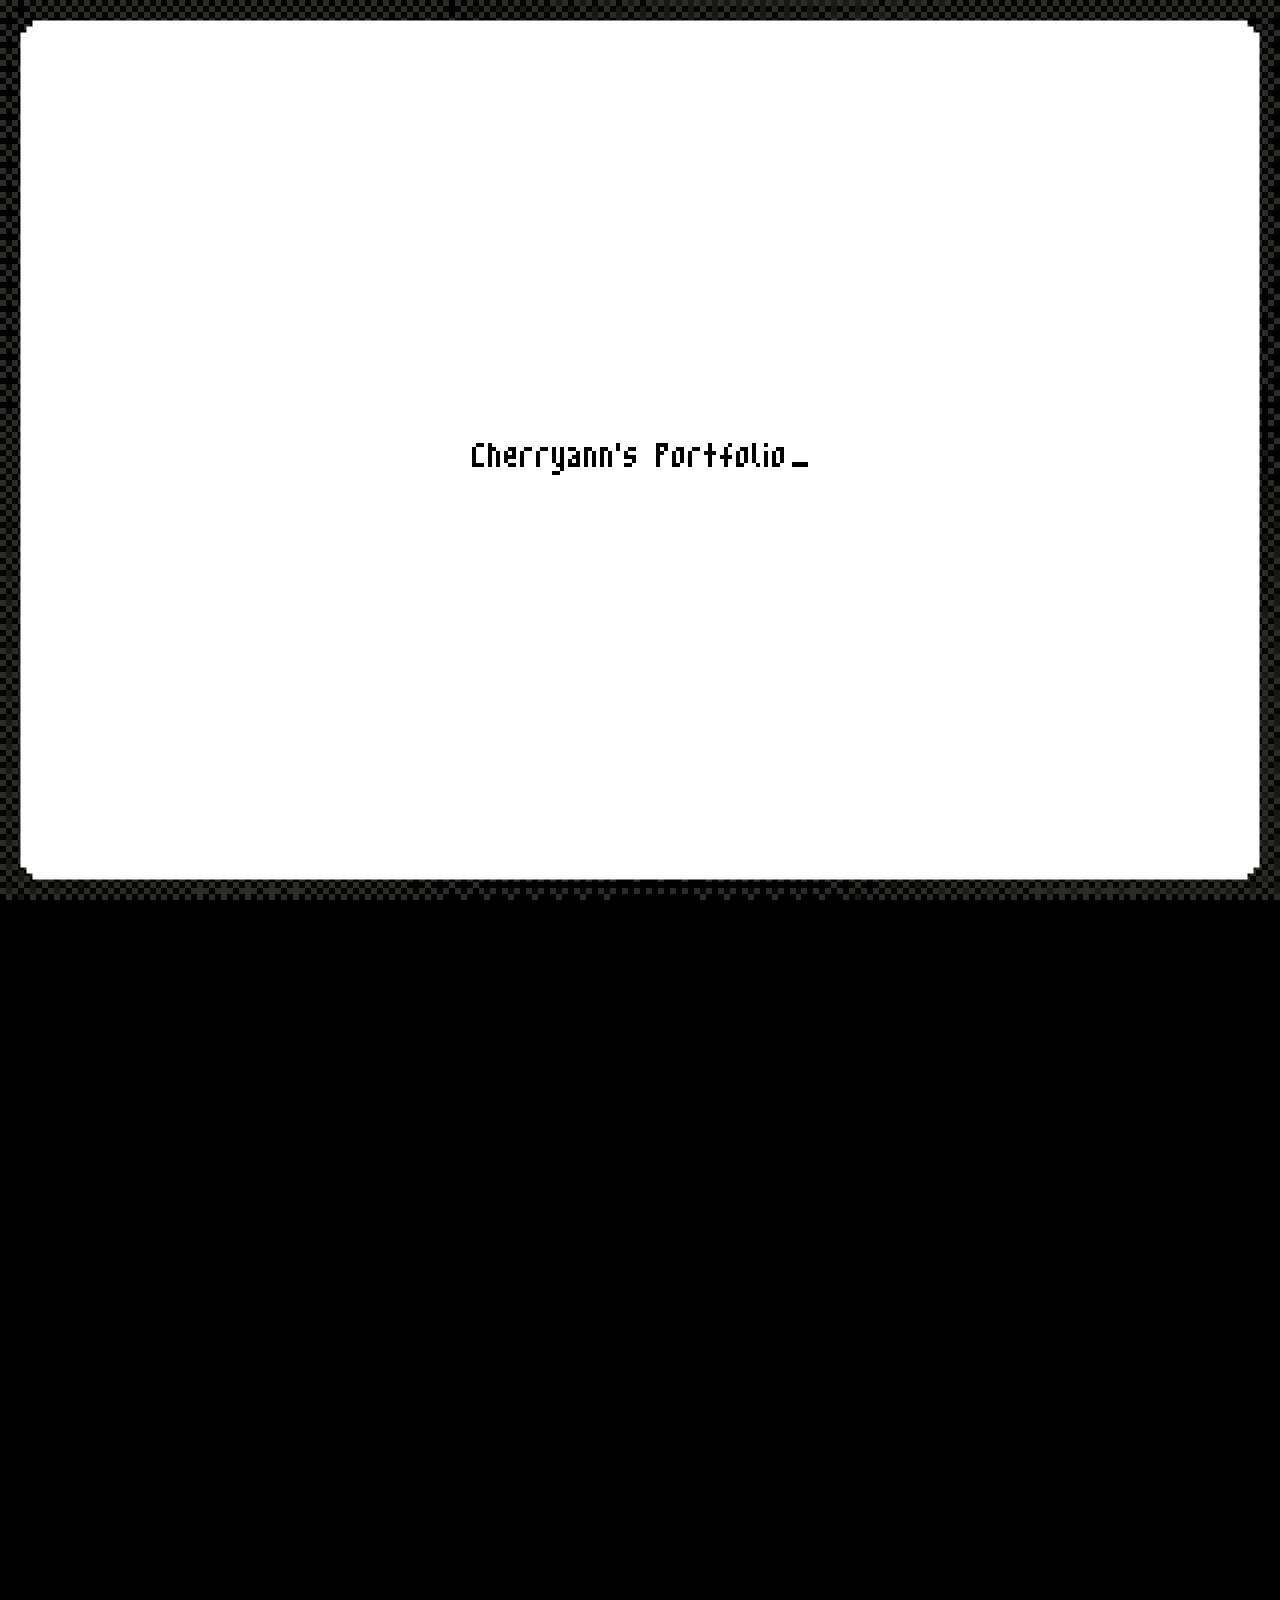
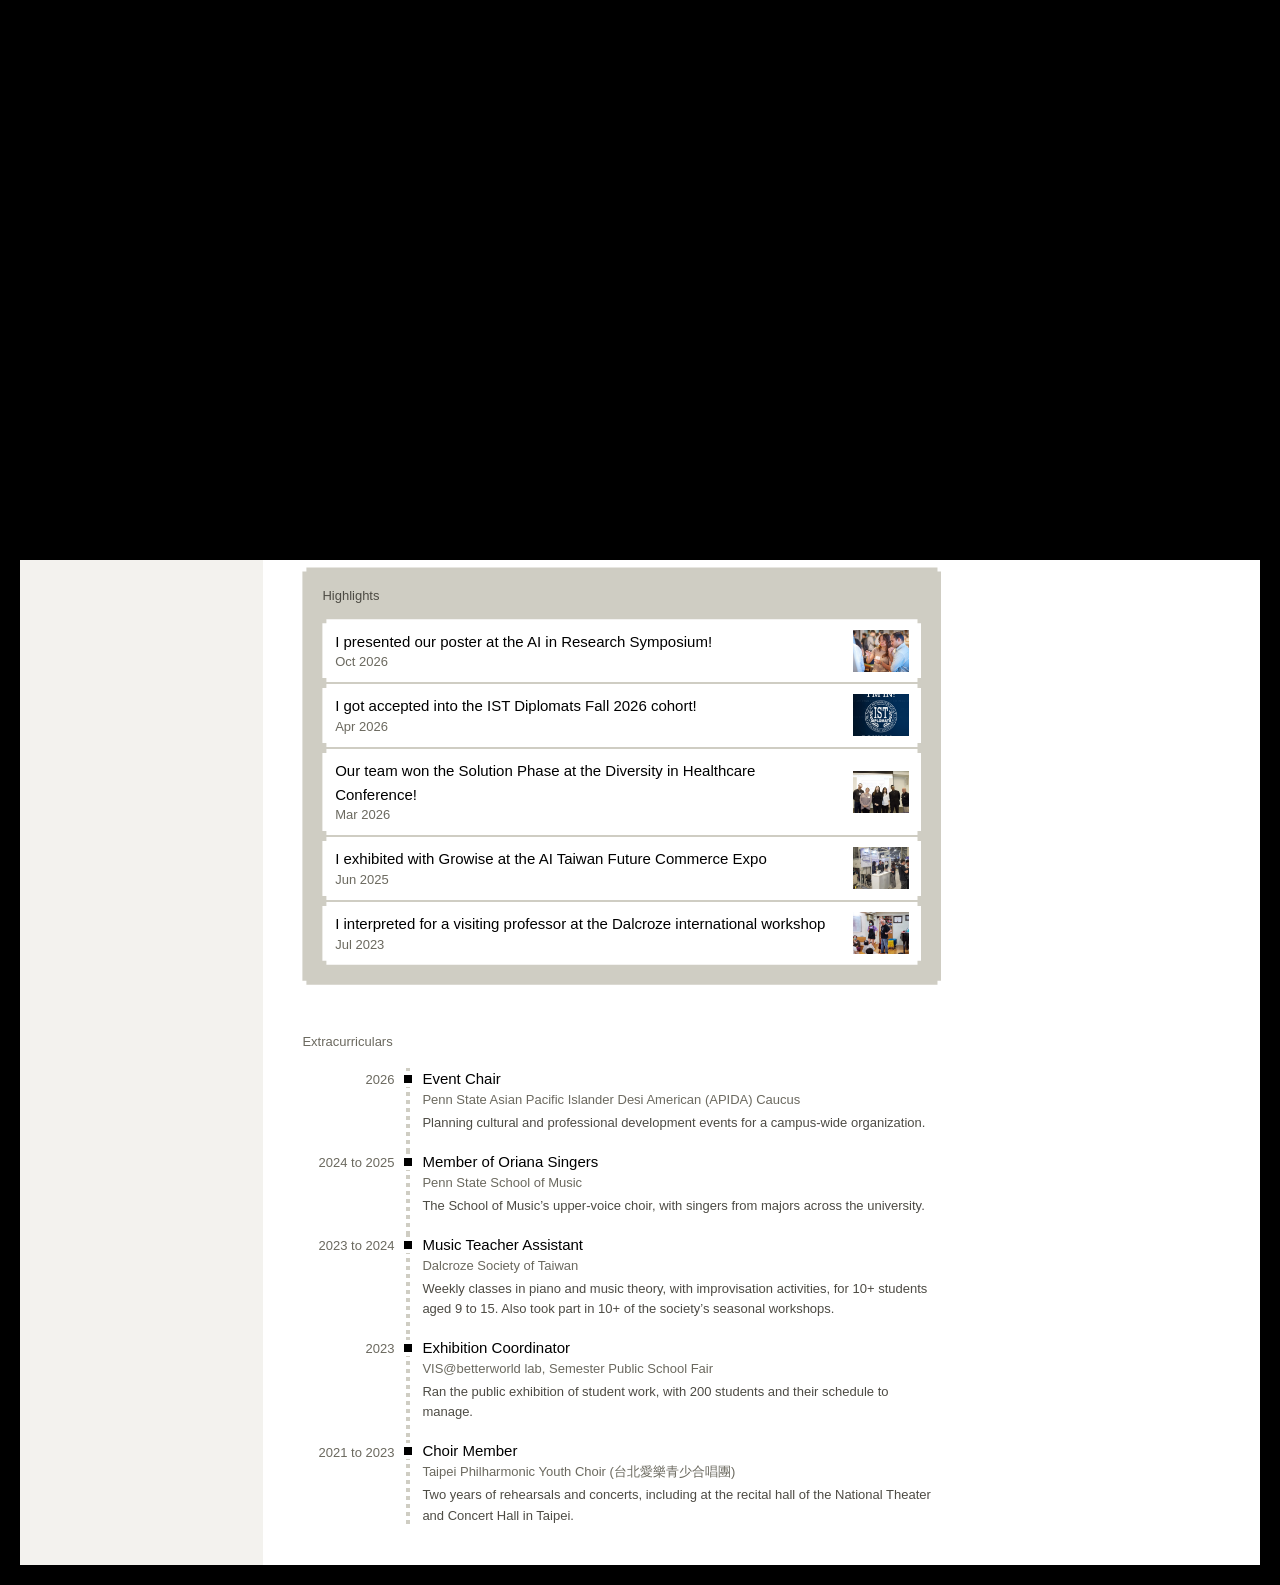
<file: index.html>
<!DOCTYPE html>
<html lang="en">
<head>
<meta charset="utf-8">
<meta name="viewport" content="width=device-width, initial-scale=1">
<title>Cherryann Yang</title>
<meta name="description" content="Cherryann Yang studies Applied Data Science at Penn State. She builds AI systems and tests whether people can trust them.">
<link rel="icon" href="favicon.ico?v=3" sizes="any">
<link rel="icon" type="image/svg+xml" href="images/favicon.svg?v=3">
<link rel="icon" type="image/png" sizes="32x32" href="images/favicon-32.png?v=3">
<link rel="apple-touch-icon" href="images/apple-touch-icon.png">
<link rel="stylesheet" href="styles.css">
<!-- Shows the opening screen the first time someone lands here in a visit. The rest is in site.js. -->
<script>if (!sessionStorage.getItem("entered") && !matchMedia("(prefers-reduced-motion: reduce)").matches) document.documentElement.classList.add("opening");</script>
</head>
<body id="top">

<header class="side">
  <span class="frame"><img class="portrait" src="images/portrait.webp" width="400" height="480" alt="Cherryann Yang"></span>
  <p class="name"><a href="index.html">Cherryann Yang</a></p>
  <p class="role">Applied Data Science<br>Penn State, class of 2028</p>
  <p class="clock">State College<time data-clock="America/New_York"></time></p>
  <nav aria-label="Site"><ul>
      <li><a href="index.html#top" aria-current="page">Work</a></li>
      <li><a href="index.html#experience">Experience</a></li>
      <li><a href="index.html#highlights">Highlights</a></li>
      <li><a href="index.html#extracurriculars">Extracurriculars</a></li>
    </ul></nav>
  <ul class="contact">
    <li><a href="mailto:cherryannyang@outlook.com">cherryannyang@outlook.com</a></li>
    <li><a href="https://www.linkedin.com/in/cherryann-yang">LinkedIn</a></li>
    <li><a href="https://github.com/cherryann518">GitHub</a></li>
  </ul>
</header>

<main>
  <section class="intro">
    <h1 class="pixel">I build AI systems and test whether people can trust them.</h1>
    <p class="lede">I’m an Applied Data Science student at Penn State, with minors in Psychology and Economics.</p>

    <div class="touch">
      <h2>Get in touch</h2>
      <p>I’m looking for a summer 2027 internship in research or engineering.</p>
      <p class="btns"><a class="btn" href="mailto:cherryannyang@outlook.com">Email me</a> <a class="go" href="work/resume.html">Resume</a></p>
    </div>
  </section>

  <!-- Project blocks, two across. The whole block is the link. -->
  <div class="blocks" id="work">
    <article class="block">
      <p class="label">Research</p>
      <h2 class="pixel"><a href="work/knowledge-curation.html"><span class="glide" style="view-transition-name: curation">Continuous Knowledge Curation</span></a></h2>
      <ul class="chips tags"><li>Python</li><li>LM Studio</li><li>SBERT</li><li>SQLite</li></ul>
      <p>Agentic pipelines that search for research papers in rounds. Three locally hosted language models refine the queries and judge relevance across more than 2,000 papers.</p>
      <p class="meta">PLAINTEXT Lab, Penn State, 2026 to present</p>
    </article>

    <article class="block">
      <p class="label">Project</p>
      <h2 class="pixel"><a href="work/react-agent-harness.html"><span class="glide" style="view-transition-name: react">ReAct Agent Harness</span></a></h2>
      <ul class="chips tags"><li>Python</li><li>ReAct</li><li>Modal</li><li>SWE-bench</li></ul>
      <p>A ReAct agent harness built from scratch in Python, with tool dispatch, skill loading and LLM-based context compaction. It runs a coding agent and a chess agent.</p>
      <p class="meta">CMU 11-768 AI Agents, 2026</p>
    </article>

    <article class="block">
      <p class="label">Project</p>
      <h2 class="pixel"><a href="work/gaia-agent.html"><span class="glide" style="view-transition-name: gaia">GAIA Tool-Using Agent</span></a></h2>
      <ul class="chips tags"><li>Python</li><li>smolagents</li><li>Hugging Face Spaces</li><li>Groq</li></ul>
      <p>A <code>smolagents</code> CodeAgent for the GAIA eval, with tools for web and Wikipedia search, YouTube transcripts, and attached files.</p>
      <p class="meta">Hugging Face Agents Course, 2026</p>
    </article>

    <article class="block">
      <p class="label">Project</p>
      <h2 class="pixel"><a href="work/beijing-pm25.html"><span class="glide" style="view-transition-name: pm25">Beijing PM2.5 Forecasting</span></a></h2>
      <ul class="chips tags"><li>R</li><li>data.table</li><li>XGBoost</li></ul>
      <p>A model that forecasts PM2.5 at 12 Beijing stations 24 hours ahead, built in R with <code>data.table</code> and XGBoost.</p>
      <p class="meta">Kaggle, 2026</p>
    </article>

    <article class="block">
      <p class="label">Project</p>
      <h2 class="pixel"><a href="work/antibody-prediction.html"><span class="glide" style="view-transition-name: antibody">Antibody Level Prediction</span></a></h2>
      <ul class="chips tags"><li>R</li><li>data.table</li></ul>
      <p>Clinical features engineered in R with temporal constraints, so post-sample events cannot leak into predictions.</p>
      <p class="meta">Kaggle, 2026</p>
    </article>

    <article class="block">
      <p class="label">Project</p>
      <h2 class="pixel"><a href="work/stocklens.html"><span class="glide" style="view-transition-name: stocklens">StockLens</span></a></h2>
      <ul class="chips tags"><li>React</li><li>FastAPI</li><li>SQLite</li><li>Python</li></ul>
      <p>A stock recommendation site for beginners, built with three teammates at a hackathon. I built the FastAPI backend and most of the React interface.</p>
      <p class="meta">SteelHacks, 2025</p>
    </article>
    <!-- Playground: small things made for fun. To add one, copy an <li>. -->
    <section class="playtile" id="playground">
      <p class="label">Side projects</p>
      <h2 class="pixel">Playground</h2>
      <ul>
        <li>
          <img src="images/play/satsuma-tile.webp" width="960" height="720" alt="Satsuma showing a photo of a coffee cup with only its orange parts in color." loading="lazy">
          <h3 class="pixel"><a href="work/satsuma.html"><span class="glide" style="view-transition-name: satsuma">Satsuma</span></a></h3>
          <p>Photos, peeled by color. Pick a color and see which of your photos have it.</p>
        </li>
        <li>
          <img src="images/play/glitchdle-tile.webp" width="960" height="720" alt="A game of Glitchdle three guesses in, with green, yellow and gray pixel tiles on black." loading="lazy">
          <h3 class="pixel"><a href="work/glitchdle.html"><span class="glide" style="view-transition-name: glitchdle">Glitchdle</span></a></h3>
          <p>A five-letter word game where the colors lie. One tile in every guess shows the wrong color.</p>
        </li>
      </ul>
    </section>
  </div>

  <!-- Experience: the title on the left, the place and dates on the right, tools under the title. -->
  <section class="entries" id="experience">
    <h2>Experience</h2>
    <ul>
      <li>
        <h3>Undergraduate Research Assistant</h3>
        <p class="meta">PLAINTEXT Lab, College of IST, Penn State<br>May 2026 to present</p>
        <ul class="chips tags"><li>Python</li><li>LM Studio</li><li>SBERT</li><li>SQLite</li></ul>
        <p>Agentic pipelines for continuous knowledge curation.</p>
      </li>
      <li>
        <h3>Learning Assistant</h3>
        <p class="meta">College of IST, Penn State<br>Aug 2026 to present</p>
        <ul class="chips tags"><li>Python</li><li>Exploratory analysis</li><li>Regression</li><li>Intro ML</li></ul>
        <p>Labs and office hours for DS 200, the introductory data science course.</p>
      </li>
      <li>
        <h3>IST Diplomat</h3>
        <p class="meta">College of IST, Penn State<br>Aug 2026 to present</p>
        <p>Student ambassador for the College of IST: representing the college at events and, through the Undergraduate Recruitment Partnership, meeting with prospective students, parents and donors.</p>
      </li>
      <li>
        <h3>AI Engineer Intern</h3>
        <p class="meta">Growise, Taipei<br>May 2025 to Aug 2025</p>
        <ul class="chips tags"><li>Python</li><li>Selenium</li><li>Web scraping</li></ul>
        <p>Scraping pipelines in Python, and testing the company’s AI crawler against client requests.</p>
      </li>
    </ul>
  </section>

  <!-- Highlights: moments, in my own words, newest first. One <article class="post"> each.
       A post is a title, a date and a small picture until you hover or tap it.
       Pictures go in images/feed/. The first <img class="thumb"> is the small one. -->
  <section class="feed" id="highlights">
    <h2>Highlights</h2>
    <article class="post" tabindex="0">
      <h3>I presented our poster at the AI in Research Symposium!</h3>
      <p class="meta">Oct 2026</p>
      <img class="thumb" src="images/feed/symposium-presenting.webp" width="960" height="540" alt="" loading="lazy">
      <div class="extra"><div>
        <div class="photos">
          <img class="photo" src="images/feed/symposium-presenting.webp" width="960" height="540" alt="Cherryann talking someone through the poster at the symposium." loading="lazy">
          <img class="photo" src="images/feed/symposium-poster.webp" width="960" height="720" alt="Cherryann standing next to the poster." loading="lazy">
        </div>
        <p class="credit">First photo: Penn State College of IST</p>
        <p>Our poster, From Scripted to Agentic Continuous Knowledge Curation, was at the College of IST’s first AI in Research Symposium. It asks how much AI involvement is actually useful when you’re trying to keep a research collection up to date.</p>
        <p>I co-developed the scripted and LLM-assisted pipelines, the baseline for the agentic versions we’re building now. I was one of the only undergrads in the room, and I learned a lot.</p>
        <p><a href="https://lnkd.in/p/eCC8hGKp">Post on LinkedIn</a></p>
      </div></div>
    </article>
    <article class="post" tabindex="0">
      <h3>I got accepted into the IST Diplomats Fall 2026 cohort!</h3>
      <p class="meta">Apr 2026</p>
      <img class="thumb" src="images/feed/ist-diplomat.webp" width="886" height="886" alt="" loading="lazy">
      <div class="extra"><div>
        <div class="photos">
          <img class="photo" src="images/feed/ist-diplomat.webp" width="886" height="886" alt="A badge that reads: I’m in! IST Diplomats, Penn State College of Information Sciences and Technology, Fall 2026 cohort." loading="lazy">
        </div>
      </div></div>
    </article>
    <article class="post" tabindex="0">
      <h3>Our team won the Solution Phase at the Diversity in Healthcare Conference!</h3>
      <p class="meta">Mar 2026</p>
      <img class="thumb" src="images/feed/dhc-team.webp" width="960" height="640" alt="" loading="lazy">
      <div class="extra"><div>
        <div class="photos">
          <img class="photo" src="images/feed/dhc-team.webp" width="960" height="640" alt="The team standing with the judges in front of the conference slide." loading="lazy">
          <img class="photo" src="images/feed/dhc-title.webp" width="960" height="541" alt="The title slide: Bridging the Gap in Preventative Care, Smiles Start Here Program." loading="lazy">
        </div>
        <p>Smiles Start Here is our program for getting preventative dental care to kids in Centre County. We were picked as the 2026 Solution Phase winner and awarded $3,000 to make it real.</p>
        <p>Over the summer it became a booth at the Centre County Grange Fair, with dental education games, care kits and free dental screenings for kids.</p>
        <p><a href="https://lnkd.in/p/eQfupZKZ">Post on LinkedIn</a></p>
      </div></div>
    </article>
    <article class="post" tabindex="0">
      <h3>I exhibited with Growise at the AI Taiwan Future Commerce Expo</h3>
      <p class="meta">Jun 2025</p>
      <img class="thumb" src="images/feed/growise-expo.webp" width="960" height="960" alt="" loading="lazy">
      <div class="extra"><div>
        <div class="photos">
          <img class="photo" src="images/feed/growise-expo.webp" width="960" height="960" alt="The Growise booth at the expo, with visitors talking to the team at the counter." loading="lazy">
        </div>
        <p>Three days at the Taipei Expo Dome, showing Growise’s crawler to industry visitors as an exhibitor.</p>
      </div></div>
    </article>
    <article class="post" tabindex="0">
      <h3>I interpreted for a visiting professor at the Dalcroze international workshop</h3>
      <p class="meta">Jul 2023</p>
      <img class="thumb" src="images/feed/dalcroze-interpreting.webp" width="960" height="541" alt="" loading="lazy">
      <div class="extra"><div>
        <div class="photos">
          <img class="photo" src="images/feed/dalcroze-interpreting.webp" width="960" height="541" alt="Cherryann holding a microphone and interpreting next to the professor, with the class sitting on the floor." loading="lazy">
          <img class="photo" src="images/feed/dalcroze-workshop.webp" width="960" height="720" alt="The workshop from the back of the room: the professor by a grand piano, Cherryann beside him, teachers sitting on the floor." loading="lazy">
        </div>
        <p>Professor Iramar Rodrigues came from Switzerland to teach the 37th Dalcroze Eurhythmics International Workshop, run by the Dalcroze Society of Taiwan. I helped with French translation, in and outside the classroom. At the Tainan session he picked me to interpret for him.</p>
        <p><a href="https://www.facebook.com/share/p/1Cp1eHGUks/">Post on Facebook</a></p>
      </div></div>
    </article>
  </section>

  <!-- Extracurriculars: a timeline, with the year on the left. Newest first. -->
  <section class="entries log" id="extracurriculars">
    <h2>Extracurriculars</h2>
    <ol>
      <li>
        <p class="when">2026</p>
        <h3>Event Chair</h3>
        <p class="meta">Penn State Asian Pacific Islander Desi American (APIDA) Caucus</p>
        <p>Planning cultural and professional development events for a campus-wide organization.</p>
      </li>
      <li>
        <p class="when">2024 to 2025</p>
        <h3>Member of Oriana Singers</h3>
        <p class="meta">Penn State School of Music</p>
        <p>The School of Music’s upper-voice choir, with singers from majors across the university.</p>
      </li>
      <li>
        <p class="when">2023 to 2024</p>
        <h3>Music Teacher Assistant</h3>
        <p class="meta">Dalcroze Society of Taiwan</p>
        <p>Weekly classes in piano and music theory, with improvisation activities, for 10+ students aged 9 to 15. Also took part in 10+ of the society’s seasonal workshops.</p>
      </li>
      <li>
        <p class="when">2023</p>
        <h3>Exhibition Coordinator</h3>
        <p class="meta">VIS@betterworld lab, Semester Public School Fair</p>
        <p>Ran the public exhibition of student work, with 200 students and their schedule to manage.</p>
      </li>
      <li>
        <p class="when">2021 to 2023</p>
        <h3>Choir Member</h3>
        <p class="meta">Taipei Philharmonic Youth Choir (<span lang="zh-Hant">台北愛樂青少合唱團</span>)</p>
        <p>Two years of rehearsals and concerts, including at the recital hall of the National Theater and Concert Hall in Taipei.</p>
      </li>
    </ol>
  </section>
</main>

<aside class="rail">
  <section class="stack">
    <h2>Stack &amp; tools</h2>
    <h3>Languages</h3>
    <ul class="chips">
      <li>Python</li>
      <li>Java</li>
      <li>R</li>
      <li>SQL</li>
      <li>HTML</li>
      <li>CSS</li>
      <li>JavaScript</li>
    </ul>
    <h3>Data &amp; ML</h3>
    <ul class="chips">
      <li>NumPy</li>
      <li>scikit-learn</li>
      <li>XGBoost</li>
      <li>Matplotlib</li>
    </ul>
    <h3>Web</h3>
    <ul class="chips">
      <li>React</li>
      <li>FastAPI</li>
    </ul>
    <h3>Scraping</h3>
    <ul class="chips">
      <li>BeautifulSoup</li>
      <li>Selenium</li>
    </ul>
    <h3>Databases</h3>
    <ul class="chips">
      <li>PostgreSQL</li>
      <li>SQLite</li>
    </ul>
    <h3>Tools</h3>
    <ul class="chips">
      <li>Docker</li>
      <li>Git</li>
      <li>Excel</li>
      <li>LaTeX</li>
    </ul>
    <h3>AI tools</h3>
    <ul class="chips">
      <li>Claude</li>
      <li>Cursor</li>
    </ul>
    <h3>Spoken</h3>
    <ul class="chips">
      <li><span lang="zh-Hant">中文</span> <small>native</small></li>
      <li>English <small>fluent</small></li>
      <li><span lang="fr">Français</span> <small>B1</small></li>
    </ul>
  </section>
</aside>

<script src="site.js"></script>
</body>
</html>
</file>
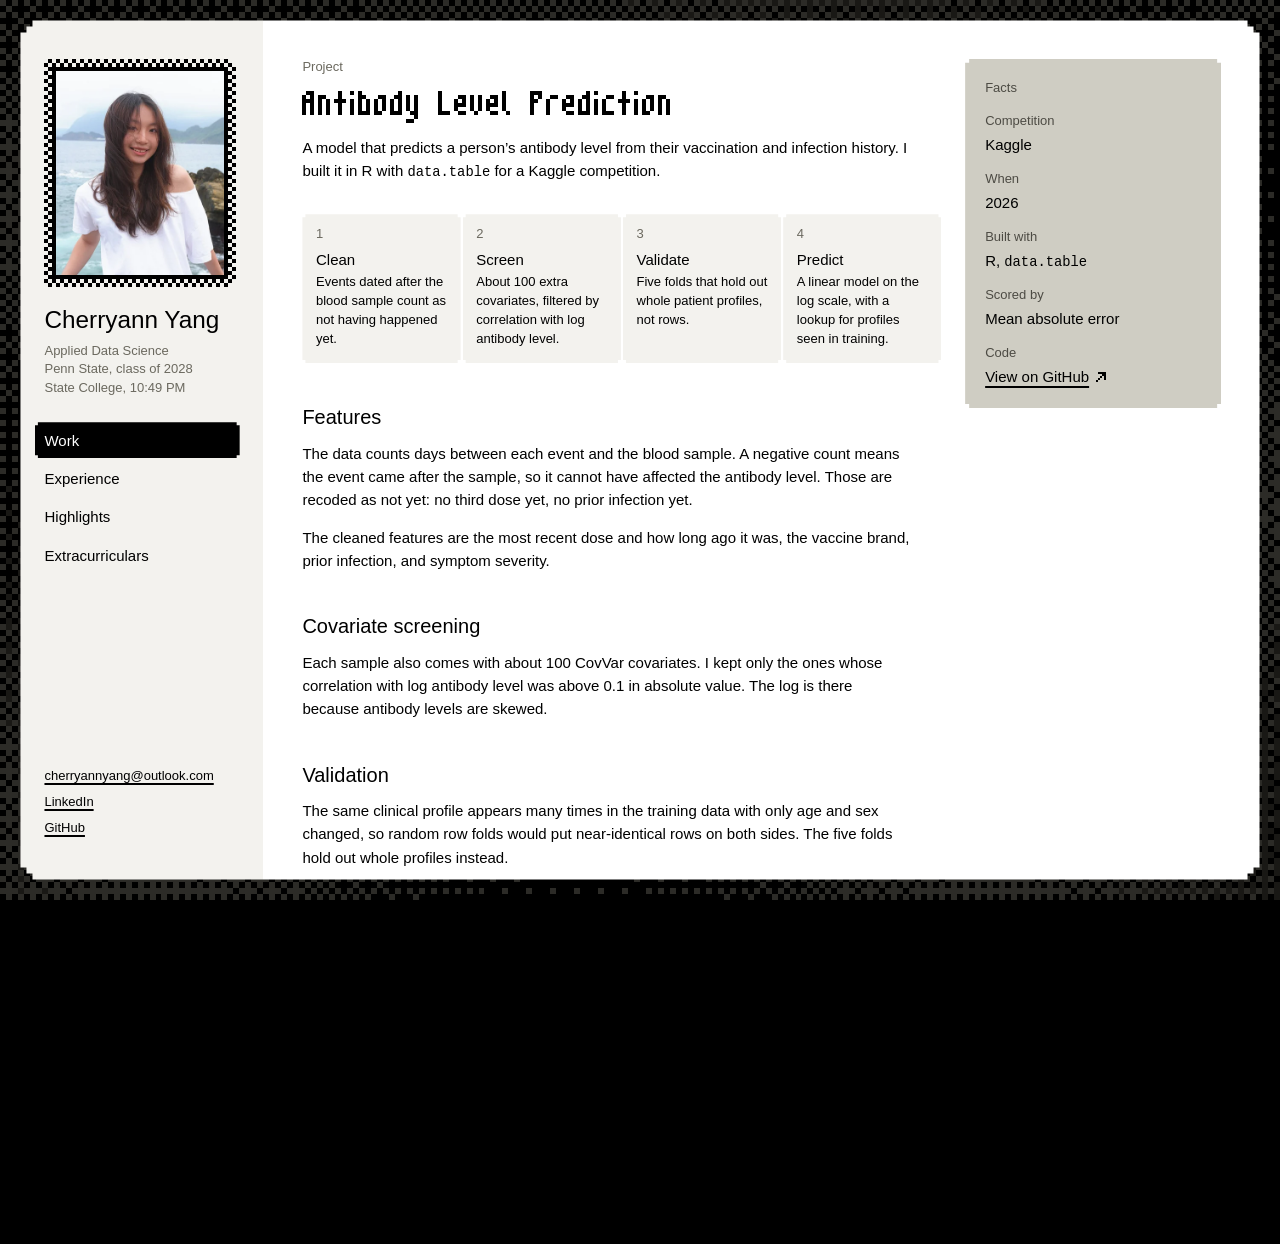
<file: work/antibody-prediction.html>
<!DOCTYPE html>
<html lang="en">
<head>
<meta charset="utf-8">
<meta name="viewport" content="width=device-width, initial-scale=1">
<title>Antibody Level Prediction | Cherryann Yang</title>
<meta name="description" content="A model that predicts antibody levels from vaccination and infection history, built in R with features that cannot leak post-sample events.">
<link rel="icon" href="../favicon.ico?v=3" sizes="any">
<link rel="icon" type="image/svg+xml" href="../images/favicon.svg?v=3">
<link rel="icon" type="image/png" sizes="32x32" href="../images/favicon-32.png?v=3">
<link rel="apple-touch-icon" href="../images/apple-touch-icon.png">
<link rel="stylesheet" href="../styles.css">
</head>
<body>

<header class="side">
  <span class="frame"><img class="portrait" src="../images/portrait.webp" width="400" height="480" alt="Cherryann Yang"></span>
  <p class="name"><a href="../index.html">Cherryann Yang</a></p>
  <p class="role">Applied Data Science<br>Penn State, class of 2028</p>
  <p class="clock">State College<time data-clock="America/New_York"></time></p>
  <nav aria-label="Site"><ul>
      <li><a href="../index.html#top" aria-current="page">Work</a></li>
      <li><a href="../index.html#experience">Experience</a></li>
      <li><a href="../index.html#highlights">Highlights</a></li>
      <li><a href="../index.html#extracurriculars">Extracurriculars</a></li>
    </ul></nav>
  <ul class="contact">
    <li><a href="mailto:cherryannyang@outlook.com">cherryannyang@outlook.com</a></li>
    <li><a href="https://www.linkedin.com/in/cherryann-yang">LinkedIn</a></li>
    <li><a href="https://github.com/cherryann518">GitHub</a></li>
  </ul>
</header>

<main>
  <article class="sheet">
    <p class="label">Project</p>
    <h1 class="pixel"><span class="glide" style="view-transition-name: antibody">Antibody Level Prediction</span></h1>
    <p class="lede">A model that predicts a person’s antibody level from their vaccination and infection history. I built it in R with <code>data.table</code> for a Kaggle competition.</p>

    <figure>
      <ol class="steps">
        <li><strong>Clean</strong> Events dated after the blood sample count as not having happened yet.</li>
        <li><strong>Screen</strong> About 100 extra covariates, filtered by correlation with log antibody level.</li>
        <li><strong>Validate</strong> Five folds that hold out whole patient profiles, not rows.</li>
        <li><strong>Predict</strong> A linear model on the log scale, with a lookup for profiles seen in training.</li>
      </ol>
    </figure>

    <section>
      <h2>Features</h2>
      <p>The data counts days between each event and the blood sample. A negative count means the event came after the sample, so it cannot have affected the antibody level. Those are recoded as not yet: no third dose yet, no prior infection yet.</p>
      <p>The cleaned features are the most recent dose and how long ago it was, the vaccine brand, prior infection, and symptom severity.</p>
    </section>

    <section>
      <h2>Covariate screening</h2>
      <p>Each sample also comes with about 100 CovVar covariates. I kept only the ones whose correlation with log antibody level was above 0.1 in absolute value. The log is there because antibody levels are skewed.</p>
    </section>

    <section>
      <h2>Validation</h2>
      <p>The same clinical profile appears many times in the training data with only age and sex changed, so random row folds would put near-identical rows on both sides. The five folds hold out whole profiles instead.</p>
      <p>Three linear models are compared by mean absolute error on the original scale, against a null model that always predicts one constant.</p>
    </section>

    <section>
      <h2>Profile lookup</h2>
      <p>When a test row has exactly the same clinical profile as rows in training, the prediction is the training average for that profile rather than the regression estimate.</p>
    </section>
  </article>

  <nav class="more" aria-label="More work">
    <h2>More work</h2>
    <ul>
      <li><a href="knowledge-curation.html">Continuous Knowledge Curation</a></li>
      <li><a href="react-agent-harness.html">ReAct Agent Harness</a></li>
      <li><a href="gaia-agent.html">GAIA Tool-Using Agent</a></li>
      <li><a href="beijing-pm25.html">Beijing PM2.5 Forecasting</a></li>
      <li><a href="stocklens.html">StockLens</a></li>
      <li><a href="satsuma.html">Satsuma</a></li>
      <li><a href="glitchdle.html">Glitchdle</a></li>
      <li><a href="resume.html">Resume</a></li>
    </ul>
  </nav>
</main>

<aside class="rail rail-first">
  <section class="facts">
    <h2>Facts</h2>
    <dl>
      <div><dt>Competition</dt><dd>Kaggle</dd></div>
      <div><dt>When</dt><dd>2026</dd></div>
      <div><dt>Built with</dt><dd>R, <code>data.table</code></dd></div>
      <div><dt>Scored by</dt><dd>Mean absolute error</dd></div>
      <div><dt>Code</dt><dd><a href="https://github.com/cherryann518/kaggle-antibody-prediction">View on GitHub</a></dd></div>
    </dl>
  </section>
</aside>

<script src="../site.js"></script>
</body>
</html>
</file>
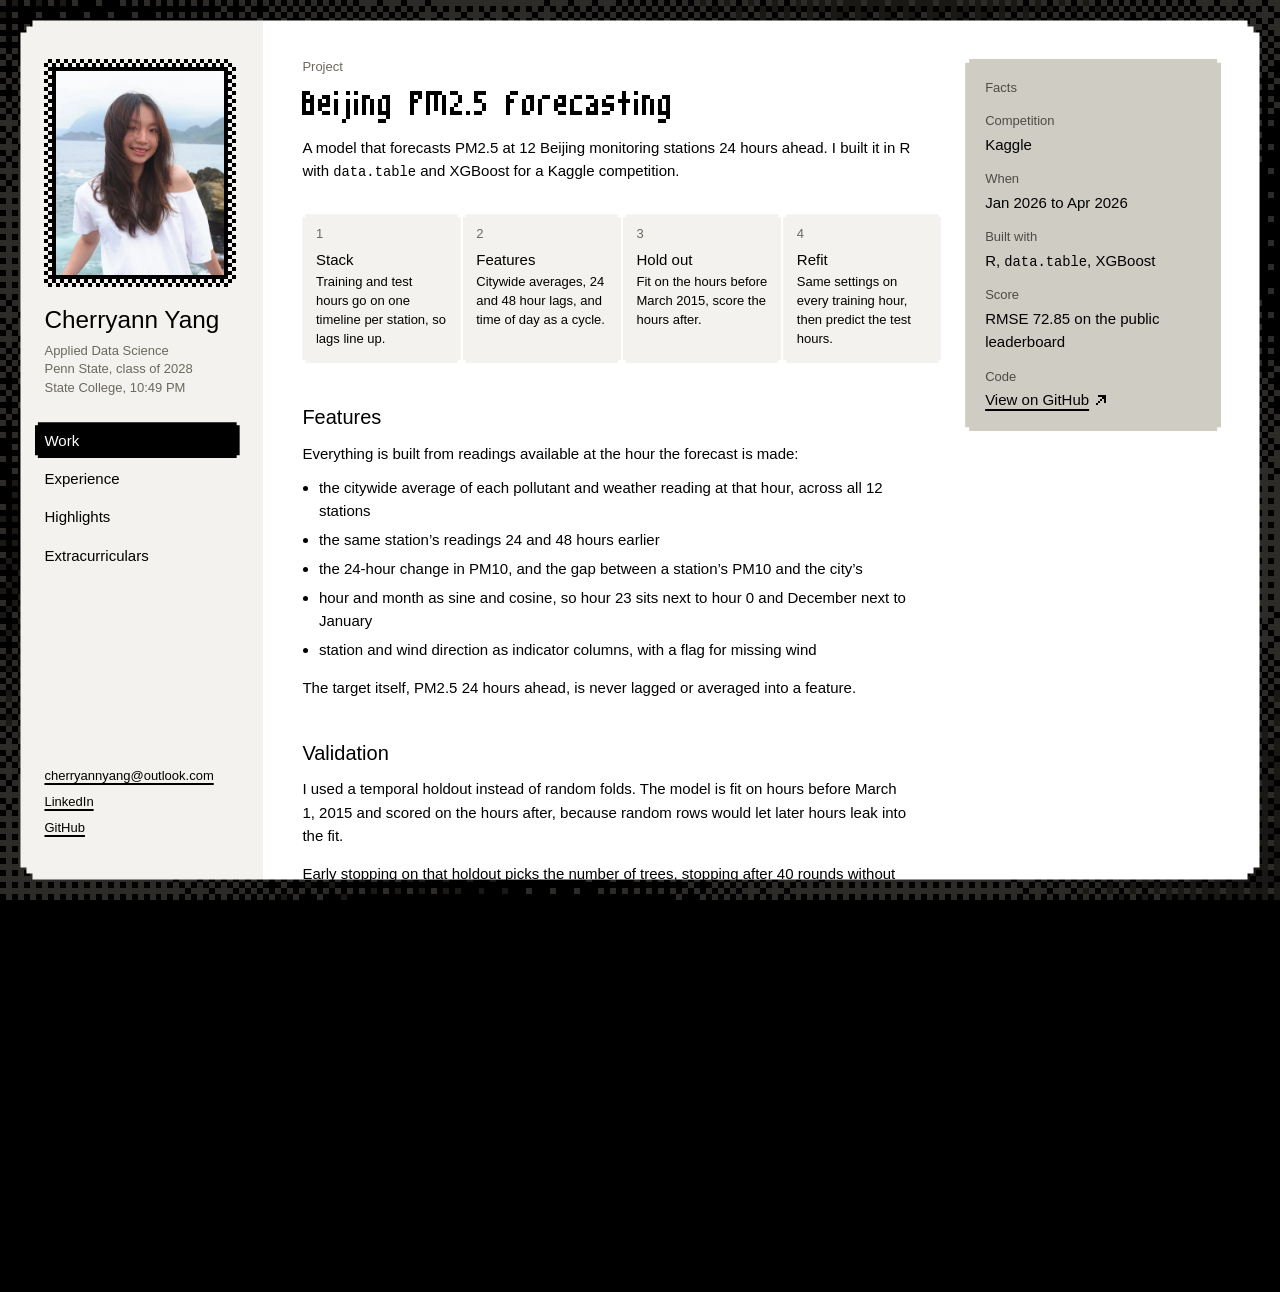
<file: work/beijing-pm25.html>
<!DOCTYPE html>
<html lang="en">
<head>
<meta charset="utf-8">
<meta name="viewport" content="width=device-width, initial-scale=1">
<title>Beijing PM2.5 Forecasting | Cherryann Yang</title>
<meta name="description" content="A model that forecasts PM2.5 at 12 Beijing stations 24 hours ahead, built in R with data.table and XGBoost.">
<link rel="icon" href="../favicon.ico?v=3" sizes="any">
<link rel="icon" type="image/svg+xml" href="../images/favicon.svg?v=3">
<link rel="icon" type="image/png" sizes="32x32" href="../images/favicon-32.png?v=3">
<link rel="apple-touch-icon" href="../images/apple-touch-icon.png">
<link rel="stylesheet" href="../styles.css">
</head>
<body>

<header class="side">
  <span class="frame"><img class="portrait" src="../images/portrait.webp" width="400" height="480" alt="Cherryann Yang"></span>
  <p class="name"><a href="../index.html">Cherryann Yang</a></p>
  <p class="role">Applied Data Science<br>Penn State, class of 2028</p>
  <p class="clock">State College<time data-clock="America/New_York"></time></p>
  <nav aria-label="Site"><ul>
      <li><a href="../index.html#top" aria-current="page">Work</a></li>
      <li><a href="../index.html#experience">Experience</a></li>
      <li><a href="../index.html#highlights">Highlights</a></li>
      <li><a href="../index.html#extracurriculars">Extracurriculars</a></li>
    </ul></nav>
  <ul class="contact">
    <li><a href="mailto:cherryannyang@outlook.com">cherryannyang@outlook.com</a></li>
    <li><a href="https://www.linkedin.com/in/cherryann-yang">LinkedIn</a></li>
    <li><a href="https://github.com/cherryann518">GitHub</a></li>
  </ul>
</header>

<main>
  <article class="sheet">
    <p class="label">Project</p>
    <h1 class="pixel"><span class="glide" style="view-transition-name: pm25">Beijing PM2.5 Forecasting</span></h1>
    <p class="lede">A model that forecasts PM2.5 at 12 Beijing monitoring stations 24 hours ahead. I built it in R with <code>data.table</code> and XGBoost for a Kaggle competition.</p>

    <figure>
      <ol class="steps">
        <li><strong>Stack</strong> Training and test hours go on one timeline per station, so lags line up.</li>
        <li><strong>Features</strong> Citywide averages, 24 and 48 hour lags, and time of day as a cycle.</li>
        <li><strong>Hold out</strong> Fit on the hours before March 2015, score the hours after.</li>
        <li><strong>Refit</strong> Same settings on every training hour, then predict the test hours.</li>
      </ol>
    </figure>

    <section>
      <h2>Features</h2>
      <p>Everything is built from readings available at the hour the forecast is made:</p>
      <ul>
        <li>the citywide average of each pollutant and weather reading at that hour, across all 12 stations</li>
        <li>the same station’s readings 24 and 48 hours earlier</li>
        <li>the 24-hour change in PM10, and the gap between a station’s PM10 and the city’s</li>
        <li>hour and month as sine and cosine, so hour 23 sits next to hour 0 and December next to January</li>
        <li>station and wind direction as indicator columns, with a flag for missing wind</li>
      </ul>
      <p>The target itself, PM2.5 24 hours ahead, is never lagged or averaged into a feature.</p>
    </section>

    <section>
      <h2>Validation</h2>
      <p>I used a temporal holdout instead of random folds. The model is fit on hours before March 1, 2015 and scored on the hours after, because random rows would let later hours leak into the fit.</p>
      <p>Early stopping on that holdout picks the number of trees, stopping after 40 rounds without improvement. The holdout score is checked against a null model that always predicts the average from the fit period.</p>
    </section>

    <section>
      <h2>Model</h2>
      <p>Gradient boosted trees in XGBoost with squared-error loss, a learning rate of 0.05, depth 7, and row and column sampling at 0.8. After tuning, the model is refit on every training row with the chosen number of trees. Predictions are clipped at zero, since PM2.5 cannot be negative.</p>
    </section>
  </article>

  <nav class="more" aria-label="More work">
    <h2>More work</h2>
    <ul>
      <li><a href="knowledge-curation.html">Continuous Knowledge Curation</a></li>
      <li><a href="react-agent-harness.html">ReAct Agent Harness</a></li>
      <li><a href="gaia-agent.html">GAIA Tool-Using Agent</a></li>
      <li><a href="antibody-prediction.html">Antibody Level Prediction</a></li>
      <li><a href="stocklens.html">StockLens</a></li>
      <li><a href="satsuma.html">Satsuma</a></li>
      <li><a href="glitchdle.html">Glitchdle</a></li>
      <li><a href="resume.html">Resume</a></li>
    </ul>
  </nav>
</main>

<aside class="rail rail-first">
  <section class="facts">
    <h2>Facts</h2>
    <dl>
      <div><dt>Competition</dt><dd>Kaggle</dd></div>
      <div><dt>When</dt><dd>Jan 2026 to Apr 2026</dd></div>
      <div><dt>Built with</dt><dd>R, <code>data.table</code>, XGBoost</dd></div>
      <div><dt>Score</dt><dd>RMSE 72.85 on the public leaderboard</dd></div>
      <div><dt>Code</dt><dd><a href="https://github.com/cherryann518/kaggle-beijing-pm2.5-forecasting">View on GitHub</a></dd></div>
    </dl>
  </section>
</aside>

<script src="../site.js"></script>
</body>
</html>
</file>
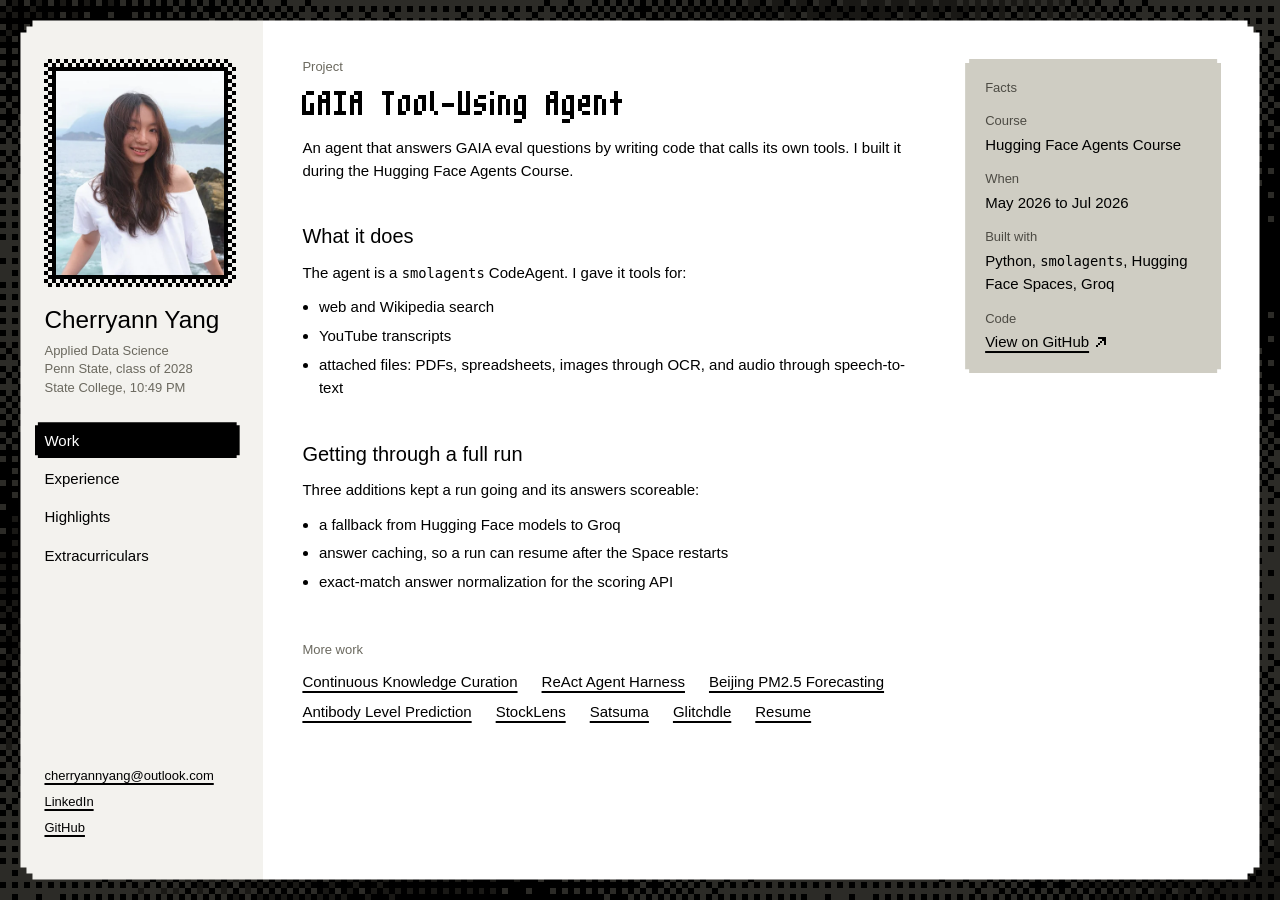
<file: work/gaia-agent.html>
<!DOCTYPE html>
<html lang="en">
<head>
<meta charset="utf-8">
<meta name="viewport" content="width=device-width, initial-scale=1">
<title>GAIA Tool-Using Agent | Cherryann Yang</title>
<meta name="description" content="A smolagents CodeAgent built for the GAIA eval during the Hugging Face Agents Course.">
<link rel="icon" href="../favicon.ico?v=3" sizes="any">
<link rel="icon" type="image/svg+xml" href="../images/favicon.svg?v=3">
<link rel="icon" type="image/png" sizes="32x32" href="../images/favicon-32.png?v=3">
<link rel="apple-touch-icon" href="../images/apple-touch-icon.png">
<link rel="stylesheet" href="../styles.css">
</head>
<body>

<header class="side">
  <span class="frame"><img class="portrait" src="../images/portrait.webp" width="400" height="480" alt="Cherryann Yang"></span>
  <p class="name"><a href="../index.html">Cherryann Yang</a></p>
  <p class="role">Applied Data Science<br>Penn State, class of 2028</p>
  <p class="clock">State College<time data-clock="America/New_York"></time></p>
  <nav aria-label="Site"><ul>
      <li><a href="../index.html#top" aria-current="page">Work</a></li>
      <li><a href="../index.html#experience">Experience</a></li>
      <li><a href="../index.html#highlights">Highlights</a></li>
      <li><a href="../index.html#extracurriculars">Extracurriculars</a></li>
    </ul></nav>
  <ul class="contact">
    <li><a href="mailto:cherryannyang@outlook.com">cherryannyang@outlook.com</a></li>
    <li><a href="https://www.linkedin.com/in/cherryann-yang">LinkedIn</a></li>
    <li><a href="https://github.com/cherryann518">GitHub</a></li>
  </ul>
</header>

<main>
  <article class="sheet">
    <p class="label">Project</p>
    <h1 class="pixel"><span class="glide" style="view-transition-name: gaia">GAIA Tool-Using Agent</span></h1>
    <p class="lede">An agent that answers GAIA eval questions by writing code that calls its own tools. I built it during the Hugging Face Agents Course.</p>

    <section>
      <h2>What it does</h2>
      <p>The agent is a <code>smolagents</code> CodeAgent. I gave it tools for:</p>
      <ul>
        <li>web and Wikipedia search</li>
        <li>YouTube transcripts</li>
        <li>attached files: PDFs, spreadsheets, images through OCR, and audio through speech-to-text</li>
      </ul>
    </section>

    <section>
      <h2>Getting through a full run</h2>
      <p>Three additions kept a run going and its answers scoreable:</p>
      <ul>
        <li>a fallback from Hugging Face models to Groq</li>
        <li>answer caching, so a run can resume after the Space restarts</li>
        <li>exact-match answer normalization for the scoring API</li>
      </ul>
    </section>
  </article>

  <nav class="more" aria-label="More work">
    <h2>More work</h2>
    <ul>
      <li><a href="knowledge-curation.html">Continuous Knowledge Curation</a></li>
      <li><a href="react-agent-harness.html">ReAct Agent Harness</a></li>
      <li><a href="beijing-pm25.html">Beijing PM2.5 Forecasting</a></li>
      <li><a href="antibody-prediction.html">Antibody Level Prediction</a></li>
      <li><a href="stocklens.html">StockLens</a></li>
      <li><a href="satsuma.html">Satsuma</a></li>
      <li><a href="glitchdle.html">Glitchdle</a></li>
      <li><a href="resume.html">Resume</a></li>
    </ul>
  </nav>
</main>

<aside class="rail rail-first">
  <section class="facts">
    <h2>Facts</h2>
    <dl>
      <div><dt>Course</dt><dd>Hugging Face Agents Course</dd></div>
      <div><dt>When</dt><dd>May 2026 to Jul 2026</dd></div>
      <div><dt>Built with</dt><dd>Python, <code>smolagents</code>, Hugging Face Spaces, Groq</dd></div>
      <div><dt>Code</dt><dd><a href="https://github.com/cherryann518/gaia-agent">View on GitHub</a></dd></div>
    </dl>
  </section>
</aside>

<script src="../site.js"></script>
</body>
</html>
</file>
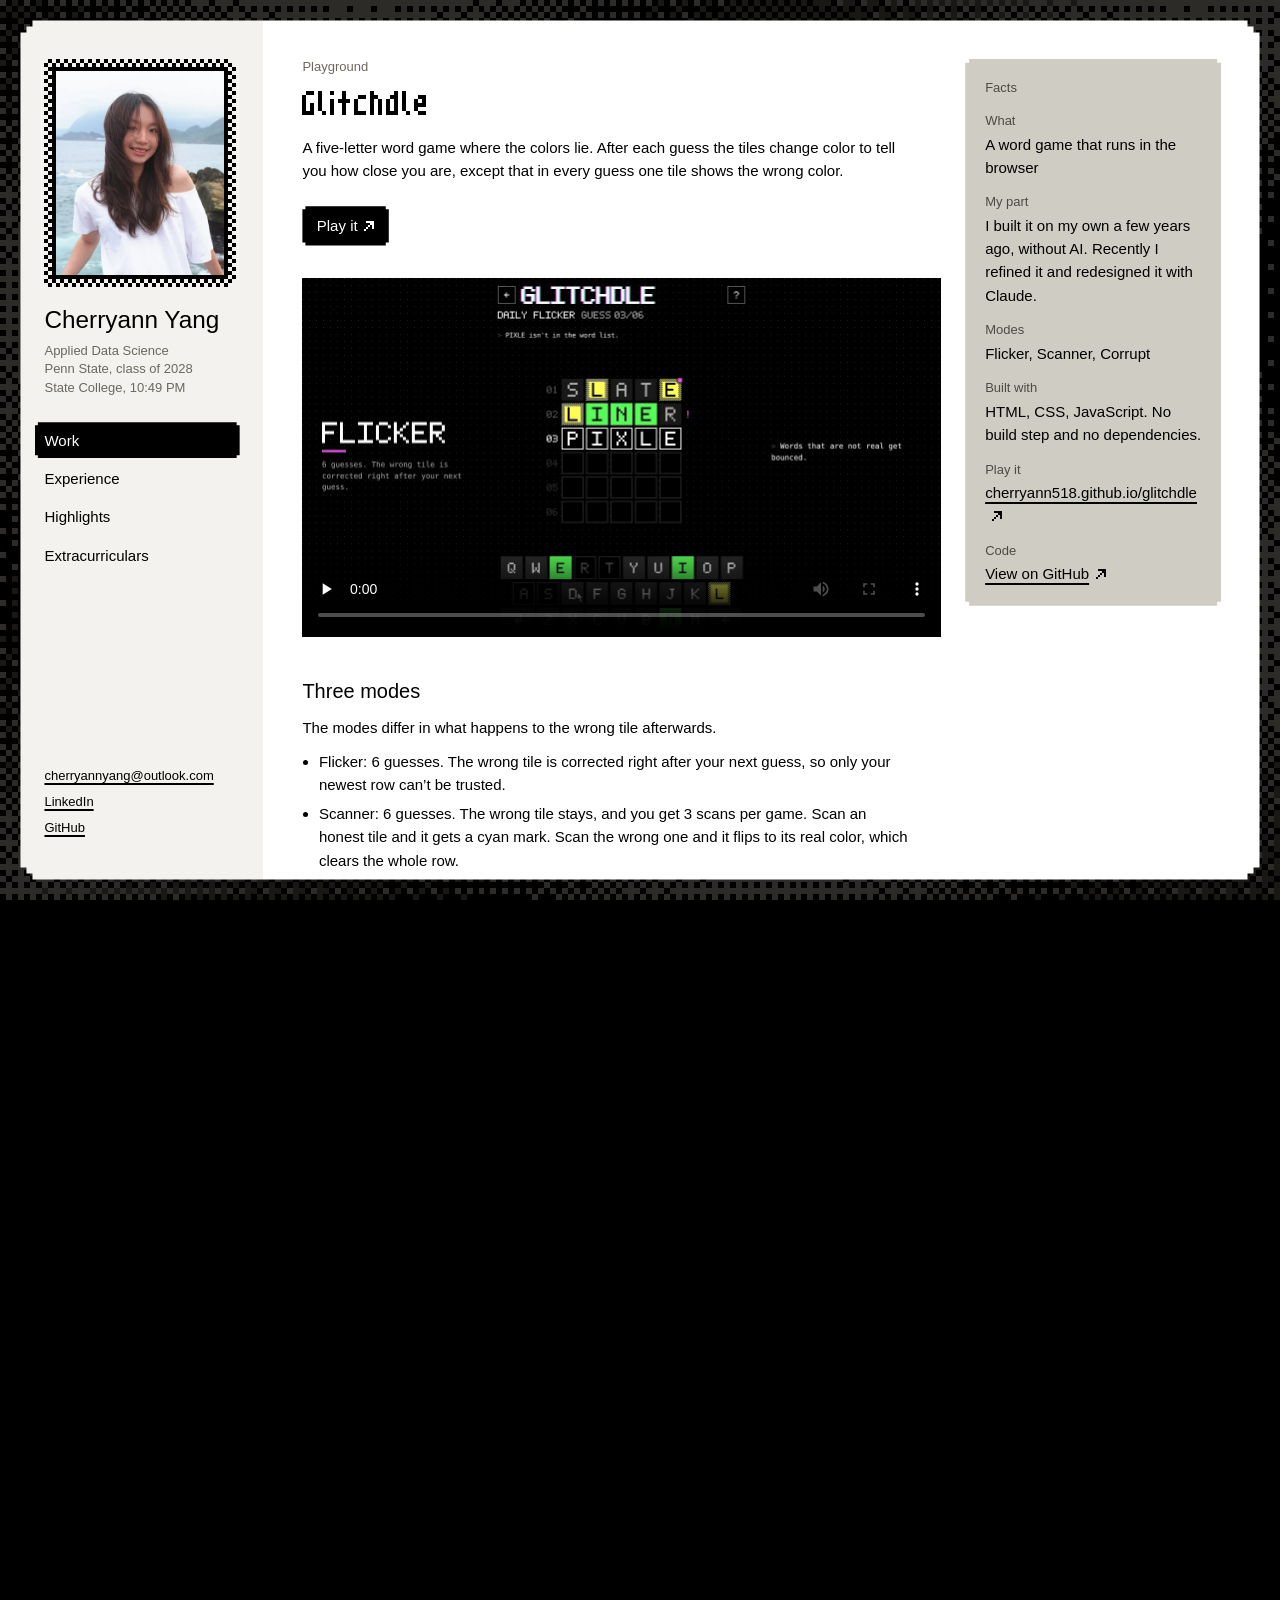
<file: work/glitchdle.html>
<!DOCTYPE html>
<html lang="en">
<head>
<meta charset="utf-8">
<meta name="viewport" content="width=device-width, initial-scale=1">
<title>Glitchdle | Cherryann Yang</title>
<meta name="description" content="Glitchdle is a five-letter word game where one tile in every guess shows the wrong color.">
<link rel="icon" href="../favicon.ico?v=3" sizes="any">
<link rel="icon" type="image/svg+xml" href="../images/favicon.svg?v=3">
<link rel="icon" type="image/png" sizes="32x32" href="../images/favicon-32.png?v=3">
<link rel="apple-touch-icon" href="../images/apple-touch-icon.png">
<link rel="stylesheet" href="../styles.css">
</head>
<body>

<header class="side">
  <span class="frame"><img class="portrait" src="../images/portrait.webp" width="400" height="480" alt="Cherryann Yang"></span>
  <p class="name"><a href="../index.html">Cherryann Yang</a></p>
  <p class="role">Applied Data Science<br>Penn State, class of 2028</p>
  <p class="clock">State College<time data-clock="America/New_York"></time></p>
  <nav aria-label="Site"><ul>
      <li><a href="../index.html#top" aria-current="page">Work</a></li>
      <li><a href="../index.html#experience">Experience</a></li>
      <li><a href="../index.html#highlights">Highlights</a></li>
      <li><a href="../index.html#extracurriculars">Extracurriculars</a></li>
    </ul></nav>
  <ul class="contact">
    <li><a href="mailto:cherryannyang@outlook.com">cherryannyang@outlook.com</a></li>
    <li><a href="https://www.linkedin.com/in/cherryann-yang">LinkedIn</a></li>
    <li><a href="https://github.com/cherryann518">GitHub</a></li>
  </ul>
</header>

<main>
  <article class="sheet">
    <p class="label">Playground</p>
    <h1 class="pixel"><span class="glide" style="view-transition-name: glitchdle">Glitchdle</span></h1>
    <p class="lede">A five-letter word game where the colors lie. After each guess the tiles change color to tell you how close you are, except that in every guess one tile shows the wrong color.</p>
    <a class="btn go" href="https://cherryann518.github.io/glitchdle/">Play it</a>

    <figure>
<video controls preload="none" playsinline src="../images/play/glitchdle-demo.mp4" poster="../images/play/glitchdle-demo.webp" width="1280" height="720" aria-label="A walkthrough of Glitchdle: the start screen, then a game in each of the three modes."></video>
    </figure>

    <section>
      <h2>Three modes</h2>
      <p>The modes differ in what happens to the wrong tile afterwards.</p>
      <ul>
        <li>Flicker: 6 guesses. The wrong tile is corrected right after your next guess, so only your newest row can’t be trusted.</li>
        <li>Scanner: 6 guesses. The wrong tile stays, and you get 3 scans per game. Scan an honest tile and it gets a cyan mark. Scan the wrong one and it flips to its real color, which clears the whole row.</li>
        <li>Corrupt: 8 guesses. The wrong tile stays and there are no scans.</li>
      </ul>
      <p>The limits differ for a reason. A careful player solves Flicker and Scanner within 6 guesses about 97% of the time, close to a game with no lies at all. In Corrupt the lies never get cleared up, and the same player only makes it within 6 about 93% of the time, so it gets 8.</p>
    </section>

    <section>
      <h2>Daily and practice</h2>
      <p>Daily is one puzzle per mode per day. Everyone gets the same word and the same wrong tiles. Both are worked out from the date, so no server is involved. When you finish, you can copy your result as an emoji grid, where a purple square is a tile that lied to you.</p>
      <p>Practice is random words, as many games as you like.</p>
    </section>

    <section>
      <h2>How it’s put together</h2>
      <ul>
        <li>No build step and no dependencies. It is a plain static site in HTML, CSS and JavaScript modules.</li>
        <li>Each kind of lie is its own small class, so adding a mode means one class and one entry in a list.</li>
        <li>Every letter is drawn from a 5x7 bitmap. A tile is 35 individual pixels, which is how it scrambles into static and locks back into a letter.</li>
        <li>Green is solid, yellow has a dithered edge and gray is a dark block, so the three can be told apart without relying on hue.</li>
        <li>The game picks from 1,310 hand-picked answers and accepts 6,576 words as guesses.</li>
      </ul>
    </section>
  </article>

  <nav class="more" aria-label="More work">
    <h2>More work</h2>
    <ul>
      <li><a href="knowledge-curation.html">Continuous Knowledge Curation</a></li>
      <li><a href="react-agent-harness.html">ReAct Agent Harness</a></li>
      <li><a href="gaia-agent.html">GAIA Tool-Using Agent</a></li>
      <li><a href="beijing-pm25.html">Beijing PM2.5 Forecasting</a></li>
      <li><a href="antibody-prediction.html">Antibody Level Prediction</a></li>
      <li><a href="stocklens.html">StockLens</a></li>
      <li><a href="satsuma.html">Satsuma</a></li>
      <li><a href="resume.html">Resume</a></li>
    </ul>
  </nav>
</main>

<aside class="rail rail-first">
  <section class="facts">
    <h2>Facts</h2>
    <dl>
      <div><dt>What</dt><dd>A word game that runs in the browser</dd></div>
      <div><dt>My part</dt><dd>I built it on my own a few years ago, without AI. Recently I refined it and redesigned it with Claude.</dd></div>
      <div><dt>Modes</dt><dd>Flicker, Scanner, Corrupt</dd></div>
      <div><dt>Built with</dt><dd>HTML, CSS, JavaScript. No build step and no dependencies.</dd></div>
      <div><dt>Play it</dt><dd><a href="https://cherryann518.github.io/glitchdle/">cherryann518.github.io/glitchdle</a></dd></div>
      <div><dt>Code</dt><dd><a href="https://github.com/cherryann518/glitchdle">View on GitHub</a></dd></div>
    </dl>
  </section>
</aside>

<script src="../site.js"></script>
</body>
</html>
</file>
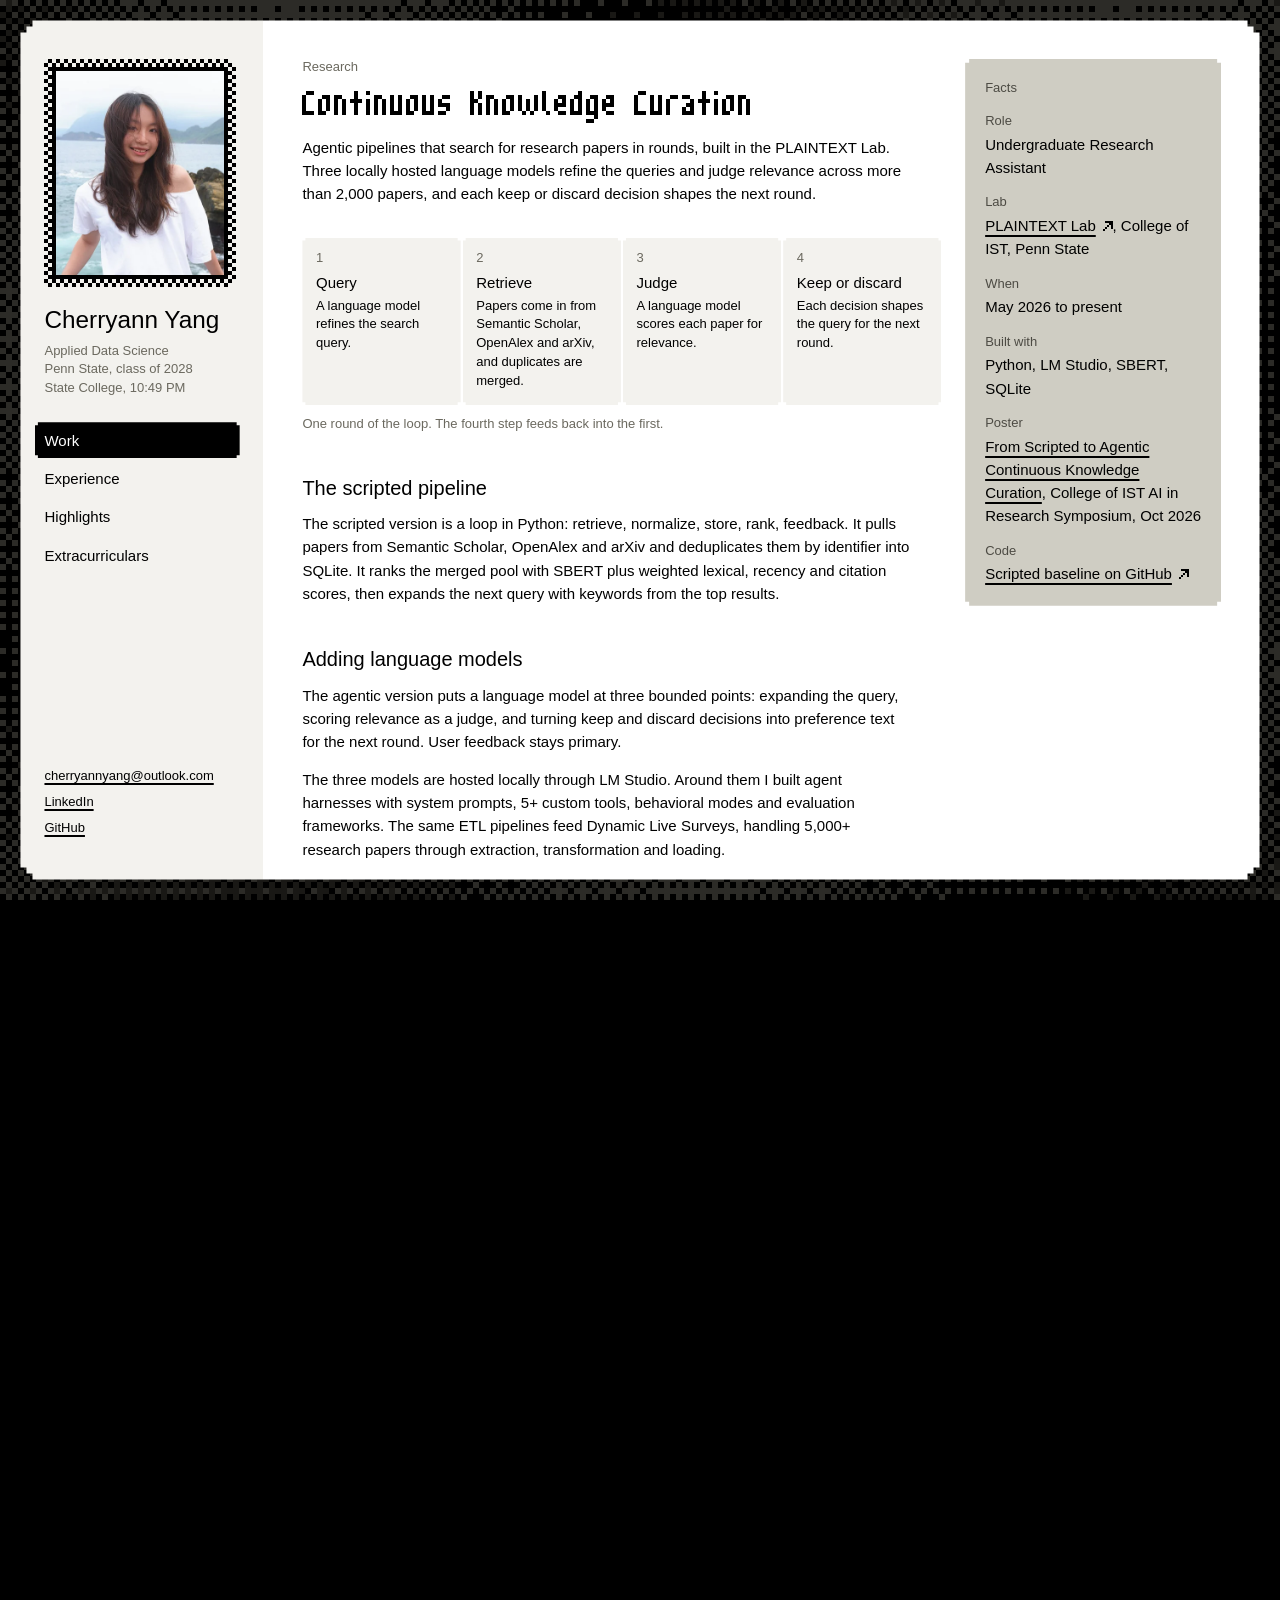
<file: work/knowledge-curation.html>
<!DOCTYPE html>
<html lang="en">
<head>
<meta charset="utf-8">
<meta name="viewport" content="width=device-width, initial-scale=1">
<title>Continuous Knowledge Curation | Cherryann Yang</title>
<meta name="description" content="Agentic pipelines for continuous knowledge curation, built in the PLAINTEXT Lab at Penn State.">
<link rel="icon" href="../favicon.ico?v=3" sizes="any">
<link rel="icon" type="image/svg+xml" href="../images/favicon.svg?v=3">
<link rel="icon" type="image/png" sizes="32x32" href="../images/favicon-32.png?v=3">
<link rel="apple-touch-icon" href="../images/apple-touch-icon.png">
<link rel="stylesheet" href="../styles.css">
</head>
<body>

<header class="side">
  <span class="frame"><img class="portrait" src="../images/portrait.webp" width="400" height="480" alt="Cherryann Yang"></span>
  <p class="name"><a href="../index.html">Cherryann Yang</a></p>
  <p class="role">Applied Data Science<br>Penn State, class of 2028</p>
  <p class="clock">State College<time data-clock="America/New_York"></time></p>
  <nav aria-label="Site"><ul>
      <li><a href="../index.html#top" aria-current="page">Work</a></li>
      <li><a href="../index.html#experience">Experience</a></li>
      <li><a href="../index.html#highlights">Highlights</a></li>
      <li><a href="../index.html#extracurriculars">Extracurriculars</a></li>
    </ul></nav>
  <ul class="contact">
    <li><a href="mailto:cherryannyang@outlook.com">cherryannyang@outlook.com</a></li>
    <li><a href="https://www.linkedin.com/in/cherryann-yang">LinkedIn</a></li>
    <li><a href="https://github.com/cherryann518">GitHub</a></li>
  </ul>
</header>

<main>
  <article class="sheet">
    <p class="label">Research</p>
    <h1 class="pixel"><span class="glide" style="view-transition-name: curation">Continuous Knowledge Curation</span></h1>
    <p class="lede">Agentic pipelines that search for research papers in rounds, built in the PLAINTEXT Lab. Three locally hosted language models refine the queries and judge relevance across more than 2,000 papers, and each keep or discard decision shapes the next round.</p>

    <figure>
      <ol class="steps cycle">
        <li><strong>Query</strong> A language model refines the search query.</li>
        <li><strong>Retrieve</strong> Papers come in from Semantic Scholar, OpenAlex and arXiv, and duplicates are merged.</li>
        <li><strong>Judge</strong> A language model scores each paper for relevance.</li>
        <li><strong>Keep or discard</strong> Each decision shapes the query for the next round.</li>
      </ol>
      <figcaption>One round of the loop. The fourth step feeds back into the first.</figcaption>
    </figure>

    <section>
      <h2>The scripted pipeline</h2>
      <p>The scripted version is a loop in Python: retrieve, normalize, store, rank, feedback. It pulls papers from Semantic Scholar, OpenAlex and arXiv and deduplicates them by identifier into SQLite. It ranks the merged pool with SBERT plus weighted lexical, recency and citation scores, then expands the next query with keywords from the top results.</p>
    </section>

    <section>
      <h2>Adding language models</h2>
      <p>The agentic version puts a language model at three bounded points: expanding the query, scoring relevance as a judge, and turning keep and discard decisions into preference text for the next round. User feedback stays primary.</p>
      <p>The three models are hosted locally through LM Studio. Around them I built agent harnesses with system prompts, 5+ custom tools, behavioral modes and evaluation frameworks. The same ETL pipelines feed Dynamic Live Surveys, handling 5,000+ research papers through extraction, transformation and loading.</p>
      <p>We compared the scripted and agentic workflows over successive search rounds, and I co-authored and presented the poster at the college’s inaugural AI in Research Symposium.</p>
    </section>

    <figure>
      <a href="knowledge-curation-poster.pdf"><img src="../images/poster.webp" width="1800" height="1350" alt="The poster, From Scripted to Agentic Continuous Knowledge Curation. It draws the scripted, LLM-assisted and agentic pipelines as diagrams, with the results we expect and where the work could be used." loading="lazy"></a>
      <figcaption>The poster. <a href="knowledge-curation-poster.pdf">Open the PDF</a></figcaption>
    </figure>

    <section>
      <h2>What it can’t tell me yet</h2>
      <p>I can run this system end to end. I could also revise the prompt until the judge looked better. What I could not say is whether its score was valid, or whether a person reading it would know when to overrule it. That is the question I want to work on next.</p>
    </section>
  </article>

  <nav class="more" aria-label="More work">
    <h2>More work</h2>
    <ul>
      <li><a href="react-agent-harness.html">ReAct Agent Harness</a></li>
      <li><a href="gaia-agent.html">GAIA Tool-Using Agent</a></li>
      <li><a href="beijing-pm25.html">Beijing PM2.5 Forecasting</a></li>
      <li><a href="antibody-prediction.html">Antibody Level Prediction</a></li>
      <li><a href="stocklens.html">StockLens</a></li>
      <li><a href="satsuma.html">Satsuma</a></li>
      <li><a href="glitchdle.html">Glitchdle</a></li>
      <li><a href="resume.html">Resume</a></li>
    </ul>
  </nav>
</main>

<aside class="rail rail-first">
  <section class="facts">
    <h2>Facts</h2>
    <dl>
      <div><dt>Role</dt><dd>Undergraduate Research Assistant</dd></div>
      <div><dt>Lab</dt><dd><a href="https://plaintext.psu.edu">PLAINTEXT Lab</a>, College of IST, Penn State</dd></div>
      <div><dt>When</dt><dd>May 2026 to present</dd></div>
      <div><dt>Built with</dt><dd>Python, LM Studio, SBERT, SQLite</dd></div>
      <div><dt>Poster</dt><dd><a href="knowledge-curation-poster.pdf">From Scripted to Agentic Continuous Knowledge Curation</a>, College of IST AI in Research Symposium, Oct 2026</dd></div>
      <div><dt>Code</dt><dd><a href="https://github.com/cherryann518/literature-survey-retrieval-scripted">Scripted baseline on GitHub</a></dd></div>
    </dl>
  </section>
</aside>

<script src="../site.js"></script>
</body>
</html>
</file>
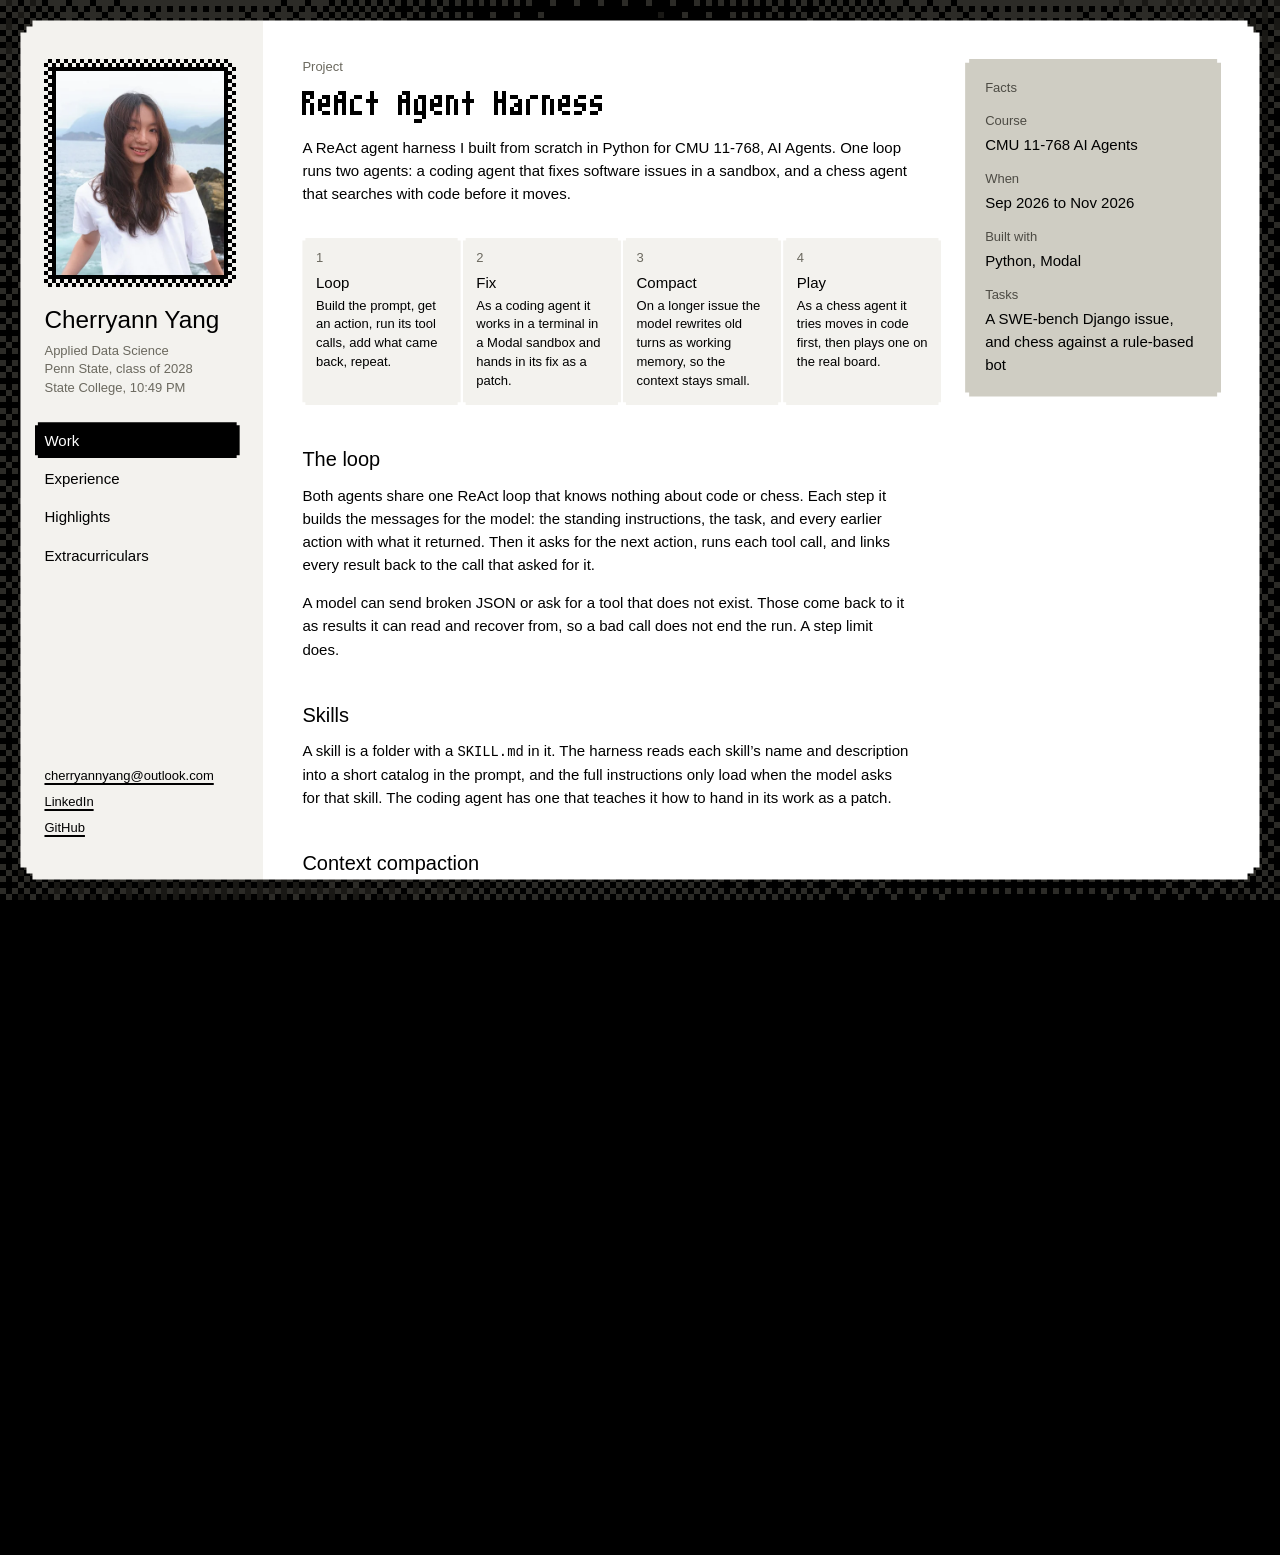
<file: work/react-agent-harness.html>
<!DOCTYPE html>
<html lang="en">
<head>
<meta charset="utf-8">
<meta name="viewport" content="width=device-width, initial-scale=1">
<title>ReAct Agent Harness | Cherryann Yang</title>
<meta name="description" content="A ReAct agent harness built from scratch in Python for CMU 11-768, AI Agents.">
<link rel="icon" href="../favicon.ico?v=3" sizes="any">
<link rel="icon" type="image/svg+xml" href="../images/favicon.svg?v=3">
<link rel="icon" type="image/png" sizes="32x32" href="../images/favicon-32.png?v=3">
<link rel="apple-touch-icon" href="../images/apple-touch-icon.png">
<link rel="stylesheet" href="../styles.css">
</head>
<body>

<header class="side">
  <span class="frame"><img class="portrait" src="../images/portrait.webp" width="400" height="480" alt="Cherryann Yang"></span>
  <p class="name"><a href="../index.html">Cherryann Yang</a></p>
  <p class="role">Applied Data Science<br>Penn State, class of 2028</p>
  <p class="clock">State College<time data-clock="America/New_York"></time></p>
  <nav aria-label="Site"><ul>
      <li><a href="../index.html#top" aria-current="page">Work</a></li>
      <li><a href="../index.html#experience">Experience</a></li>
      <li><a href="../index.html#highlights">Highlights</a></li>
      <li><a href="../index.html#extracurriculars">Extracurriculars</a></li>
    </ul></nav>
  <ul class="contact">
    <li><a href="mailto:cherryannyang@outlook.com">cherryannyang@outlook.com</a></li>
    <li><a href="https://www.linkedin.com/in/cherryann-yang">LinkedIn</a></li>
    <li><a href="https://github.com/cherryann518">GitHub</a></li>
  </ul>
</header>

<main>
  <article class="sheet">
    <p class="label">Project</p>
    <h1 class="pixel"><span class="glide" style="view-transition-name: react">ReAct Agent Harness</span></h1>
    <p class="lede">A ReAct agent harness I built from scratch in Python for CMU 11-768, AI Agents. One loop runs two agents: a coding agent that fixes software issues in a sandbox, and a chess agent that searches with code before it moves.</p>

    <figure>
      <ol class="steps">
        <li><strong>Loop</strong> Build the prompt, get an action, run its tool calls, add what came back, repeat.</li>
        <li><strong>Fix</strong> As a coding agent it works in a terminal in a Modal sandbox and hands in its fix as a patch.</li>
        <li><strong>Compact</strong> On a longer issue the model rewrites old turns as working memory, so the context stays small.</li>
        <li><strong>Play</strong> As a chess agent it tries moves in code first, then plays one on the real board.</li>
      </ol>
    </figure>

    <section>
      <h2>The loop</h2>
      <p>Both agents share one ReAct loop that knows nothing about code or chess. Each step it builds the messages for the model: the standing instructions, the task, and every earlier action with what it returned. Then it asks for the next action, runs each tool call, and links every result back to the call that asked for it.</p>
      <p>A model can send broken JSON or ask for a tool that does not exist. Those come back to it as results it can read and recover from, so a bad call does not end the run. A step limit does.</p>
    </section>

    <section>
      <h2>Skills</h2>
      <p>A skill is a folder with a <code>SKILL.md</code> in it. The harness reads each skill’s name and description into a short catalog in the prompt, and the full instructions only load when the model asks for that skill. The coding agent has one that teaches it how to hand in its work as a patch.</p>
    </section>

    <section>
      <h2>Context compaction</h2>
      <p>Long runs fill the context window and cost more with every step. When the context passes a token threshold, the model is asked to rewrite the older part of the transcript as short working memory: the goal, the constraints, the files and commands, what was edited, what failed, and what comes next.</p>
      <p>The original instructions and the task stay word for word, and so does the latest complete action with its results. The coding agent used this to patch a SWE-bench issue in Django (<code>django__django-15368</code>, where <code>bulk_update()</code> did not work with plain <code>F()</code> expressions).</p>
    </section>

    <section>
      <h2>The chess agent</h2>
      <p>The chess agent runs on the same loop with three tools:</p>
      <ul>
        <li><code>play_move</code> plays one move on the live board, and the opponent answers</li>
        <li><code>simulate_move</code> tries a move from any position without touching the live game</li>
        <li><code>run_python</code> runs code the model wrote, with the other two available as ordinary functions</li>
      </ul>
      <p>That last one is programmatic tool calling. The model writes a small search that simulates its candidate moves and the replies to them, then plays the one it picked. The code it writes runs in the sandbox, never in the agent’s own process.</p>
    </section>
  </article>

  <nav class="more" aria-label="More work">
    <h2>More work</h2>
    <ul>
      <li><a href="knowledge-curation.html">Continuous Knowledge Curation</a></li>
      <li><a href="gaia-agent.html">GAIA Tool-Using Agent</a></li>
      <li><a href="beijing-pm25.html">Beijing PM2.5 Forecasting</a></li>
      <li><a href="antibody-prediction.html">Antibody Level Prediction</a></li>
      <li><a href="stocklens.html">StockLens</a></li>
      <li><a href="satsuma.html">Satsuma</a></li>
      <li><a href="glitchdle.html">Glitchdle</a></li>
      <li><a href="resume.html">Resume</a></li>
    </ul>
  </nav>
</main>

<aside class="rail rail-first">
  <section class="facts">
    <h2>Facts</h2>
    <dl>
      <div><dt>Course</dt><dd>CMU 11-768 AI Agents</dd></div>
      <div><dt>When</dt><dd>Sep 2026 to Nov 2026</dd></div>
      <div><dt>Built with</dt><dd>Python, Modal</dd></div>
      <div><dt>Tasks</dt><dd>A SWE-bench Django issue, and chess against a rule-based bot</dd></div>
    </dl>
  </section>
</aside>

<script src="../site.js"></script>
</body>
</html>
</file>
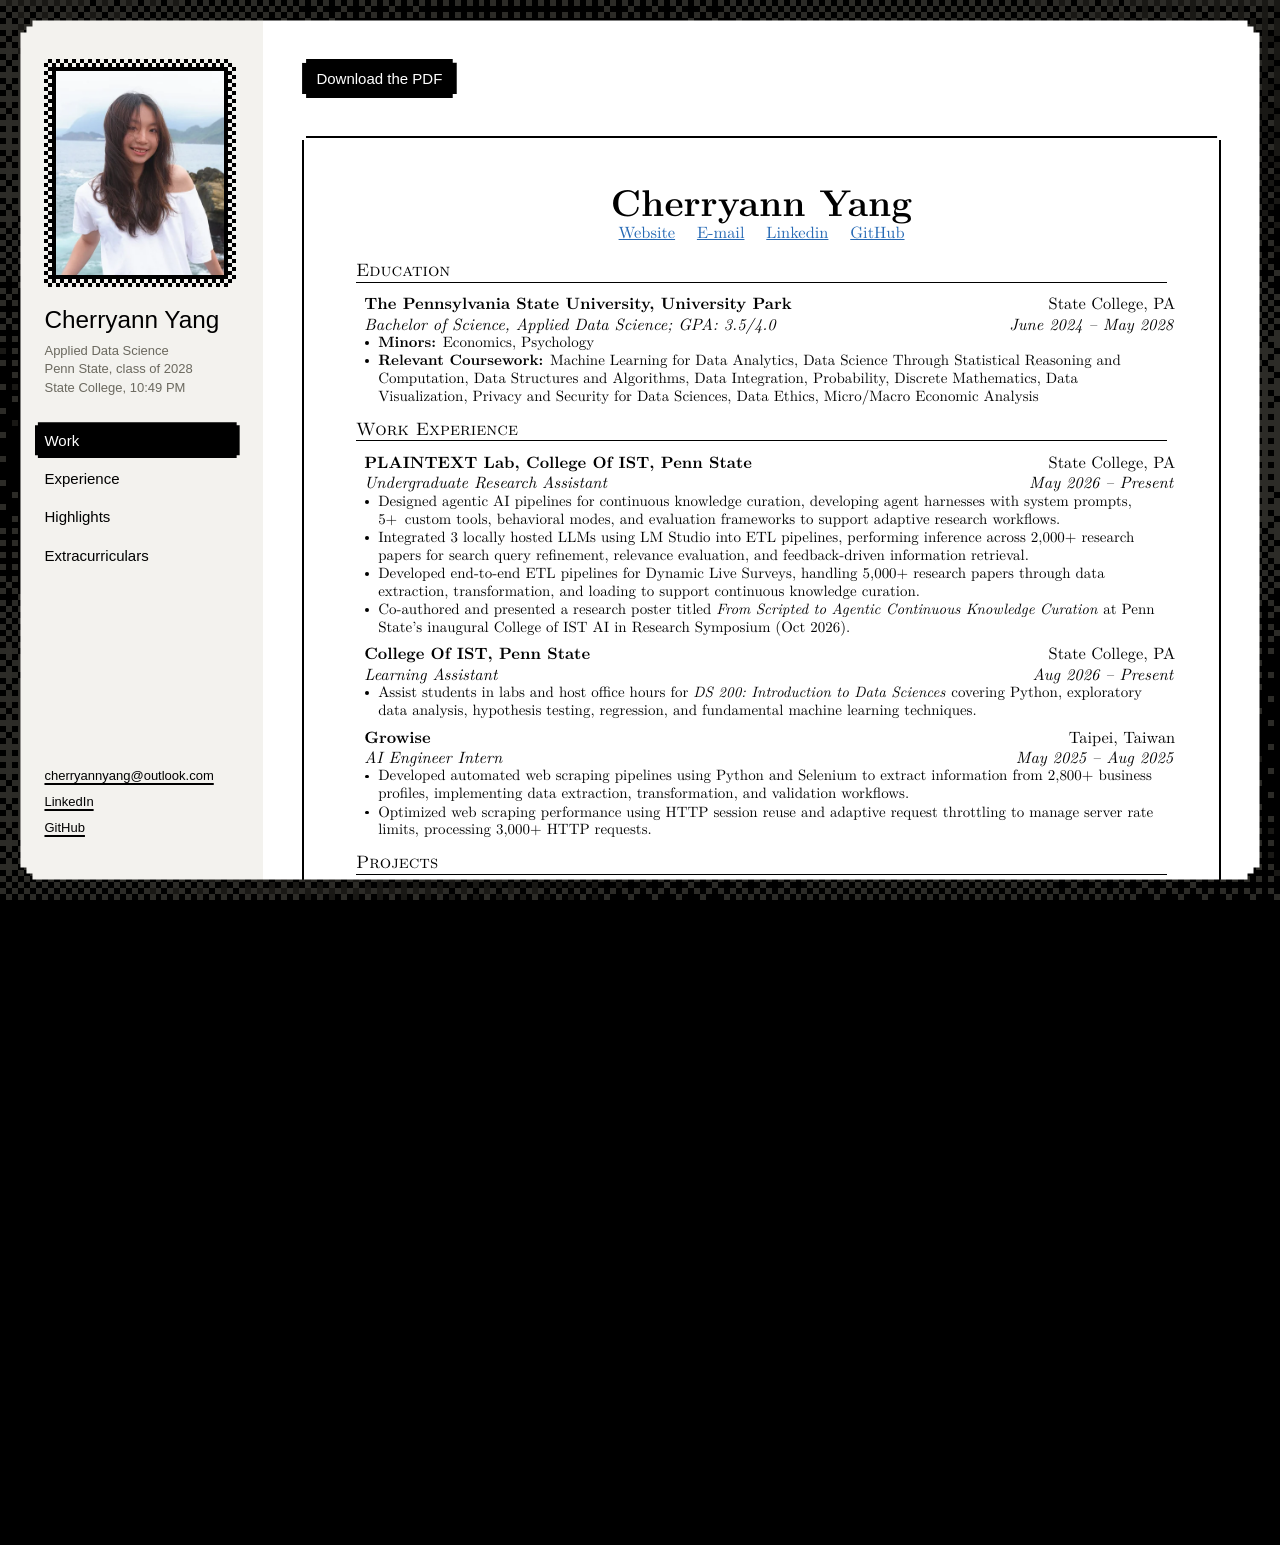
<file: work/resume.html>
<!DOCTYPE html>
<html lang="en">
<head>
<meta charset="utf-8">
<meta name="viewport" content="width=device-width, initial-scale=1">
<title>Resume | Cherryann Yang</title>
<meta name="description" content="Resume of Cherryann Yang: education, work experience, projects, technical skills and extracurriculars.">
<link rel="icon" href="../favicon.ico?v=3" sizes="any">
<link rel="icon" type="image/svg+xml" href="../images/favicon.svg?v=3">
<link rel="icon" type="image/png" sizes="32x32" href="../images/favicon-32.png?v=3">
<link rel="apple-touch-icon" href="../images/apple-touch-icon.png">
<link rel="stylesheet" href="../styles.css">
<link rel="stylesheet" href="../resume.css">
</head>
<body>

<header class="side">
  <span class="frame"><img class="portrait" src="../images/portrait.webp" width="400" height="480" alt="Cherryann Yang"></span>
  <p class="name"><a href="../index.html">Cherryann Yang</a></p>
  <p class="role">Applied Data Science<br>Penn State, class of 2028</p>
  <p class="clock">State College<time data-clock="America/New_York"></time></p>
  <nav aria-label="Site"><ul>
      <li><a href="../index.html#top" aria-current="page">Work</a></li>
      <li><a href="../index.html#experience">Experience</a></li>
      <li><a href="../index.html#highlights">Highlights</a></li>
      <li><a href="../index.html#extracurriculars">Extracurriculars</a></li>
    </ul></nav>
  <ul class="contact">
    <li><a href="mailto:cherryannyang@outlook.com">cherryannyang@outlook.com</a></li>
    <li><a href="https://www.linkedin.com/in/cherryann-yang">LinkedIn</a></li>
    <li><a href="https://github.com/cherryann518">GitHub</a></li>
  </ul>
</header>

<main>
  <!-- A word-for-word copy of Cherryann_Yang_Resume.pdf. When the PDF changes, change the same lines here. -->
  <article class="paper">
    <h1>Cherryann Yang</h1>
    <p class="links">
      <a href="https://cherryann518.github.io/">Website</a>
      <a href="mailto:cherryannyang@outlook.com">E-mail</a>
      <a href="https://www.linkedin.com/in/cherryann-yang">Linkedin</a>
      <a href="https://github.com/cherryann518">GitHub</a>
    </p>

    <section>
      <h2>Education</h2>
      <div class="entry">
        <p class="row"><span><strong>The Pennsylvania State University, University Park</strong></span> <span>State College, PA</span></p>
        <p class="row"><span><em>Bachelor of Science, Applied Data Science; GPA: 3.5/4.0</em></span> <span><em>June 2024 – May 2028</em></span></p>
        <ul>
          <li><strong>Minors:</strong> Economics, Psychology</li>
          <li><strong>Relevant Coursework:</strong> Machine Learning for Data Analytics, Data Science Through Statistical Reasoning and Computation, Data Structures and Algorithms, Data Integration, Probability, Discrete Mathematics, Data Visualization, Privacy and Security for Data Sciences, Data Ethics, Micro/Macro Economic Analysis</li>
        </ul>
      </div>
    </section>

    <section>
      <h2>Work Experience</h2>
      <div class="entry">
        <p class="row"><span><strong>PLAINTEXT Lab, College Of IST, Penn State</strong></span> <span>State College, PA</span></p>
        <p class="row"><span><em>Undergraduate Research Assistant</em></span> <span><em>May 2026 – Present</em></span></p>
        <ul>
          <li>Designed agentic AI pipelines for continuous knowledge curation, developing agent harnesses with system prompts, 5+&nbsp;custom tools, behavioral modes, and evaluation frameworks to support adaptive research workflows.</li>
          <li>Integrated 3 locally hosted LLMs using LM Studio into ETL pipelines, performing inference across 2,000+ research papers for search query refinement, relevance evaluation, and feedback-driven information retrieval.</li>
          <li>Developed end-to-end ETL pipelines for Dynamic Live Surveys, handling 5,000+ research papers through data extraction, transformation, and loading to support continuous knowledge curation.</li>
          <li>Co-authored and presented a research poster titled <em>From Scripted to Agentic Continuous Knowledge Curation</em> at Penn State’s inaugural College of IST AI in Research Symposium (Oct 2026).</li>
        </ul>
      </div>
      <div class="entry">
        <p class="row"><span><strong>College Of IST, Penn State</strong></span> <span>State College, PA</span></p>
        <p class="row"><span><em>Learning Assistant</em></span> <span><em>Aug 2026 – Present</em></span></p>
        <ul>
          <li>Assist students in labs and host office hours for <em>DS 200: Introduction to Data Sciences</em> covering Python, exploratory data analysis, hypothesis testing, regression, and fundamental machine learning techniques.</li>
        </ul>
      </div>
      <div class="entry">
        <p class="row"><span><strong>Growise</strong></span> <span>Taipei, Taiwan</span></p>
        <p class="row"><span><em>AI Engineer Intern</em></span> <span><em>May 2025 – Aug 2025</em></span></p>
        <ul>
          <li>Developed automated web scraping pipelines using Python and Selenium to extract information from 2,800+ business profiles, implementing data extraction, transformation, and validation workflows.</li>
          <li>Optimized web scraping performance using HTTP session reuse and adaptive request throttling to manage server rate limits, processing 3,000+ HTTP requests.</li>
        </ul>
      </div>
    </section>

    <section class="projects">
      <h2>Projects</h2>
      <div class="entry">
        <p class="row"><span><strong>ReAct Agent Harness</strong> | CMU 11-768 AI Agents</span> <span><em>Sep 2026 - Nov 2026</em></span></p>
        <ul>
          <li>Built a ReAct agent harness from scratch in Python with tool dispatch, skill loading, and LLM-based context compaction, powering a coding agent that patched a SWE-bench Django issue in a Modal sandbox and a chess agent that plans moves through programmatic tool calling.</li>
        </ul>
      </div>
      <div class="entry">
        <p class="row"><span><strong>GAIA Tool-Using Agent</strong> | <a href="gaia-agent.html">Website</a></span> <span><em>May 2026 - Jul 2026</em></span></p>
        <ul>
          <li>Built a <code>smolagents</code> CodeAgent for the GAIA eval with 5 tools for web/Wikipedia search, YouTube transcripts, and attached files.</li>
        </ul>
      </div>
      <div class="entry">
        <p class="row"><span><strong>24h-ahead Beijing PM2.5 Forecast Model</strong> | Kaggle</span> <span><em>Jan 2026 - Apr 2026</em></span></p>
        <ul>
          <li class="tight">Developed a 24h-ahead PM2.5 forecast model for 12 Beijing stations using R with city-level aggregates, 24/48h lags, and cyclical time features.</li>
        </ul>
      </div>
    </section>

    <section class="skills">
      <h2>Technical Skills</h2>
      <p><strong>Programming Languages:</strong> Python, Java, R, SQL, HTML, CSS, JavaScript</p>
      <p><strong>Libraries/Tools:</strong> NumPy, scikit-learn, XGBoost, Matplotlib, BeautifulSoup, Selenium, Docker, PostgreSQL, Git, Excel</p>
      <p><strong>Languages Spoken:</strong> Mandarin Chinese (native), English (fluent), French (intermediate, B1)</p>
    </section>

    <section class="extracurricular">
      <h2>Extracurricular</h2>
      <p class="row"><span>IST Diplomat, College of IST</span> <span>2026</span></p>
      <p class="row"><span>Event Chair, Penn State Asian Pacific Islander Desi American (APIDA) Caucus</span> <span>2026</span></p>
      <p class="row"><span>Healthcare Initiative Project Solution Winner, Penn State Diversity in Healthcare Conference</span> <span>2026</span></p>
    </section>
  </article>

  <nav class="more" aria-label="More work">
    <h2>More work</h2>
    <ul>
      <li><a href="knowledge-curation.html">Continuous Knowledge Curation</a></li>
      <li><a href="react-agent-harness.html">ReAct Agent Harness</a></li>
      <li><a href="gaia-agent.html">GAIA Tool-Using Agent</a></li>
      <li><a href="beijing-pm25.html">Beijing PM2.5 Forecasting</a></li>
      <li><a href="antibody-prediction.html">Antibody Level Prediction</a></li>
      <li><a href="stocklens.html">StockLens</a></li>
      <li><a href="satsuma.html">Satsuma</a></li>
      <li><a href="glitchdle.html">Glitchdle</a></li>
    </ul>
  </nav>
</main>

<aside class="rail rail-first">
  <a class="btn" href="../Cherryann_Yang_Resume.pdf">Download the PDF</a>
</aside>

<script src="../site.js"></script>
</body>
</html>
</file>
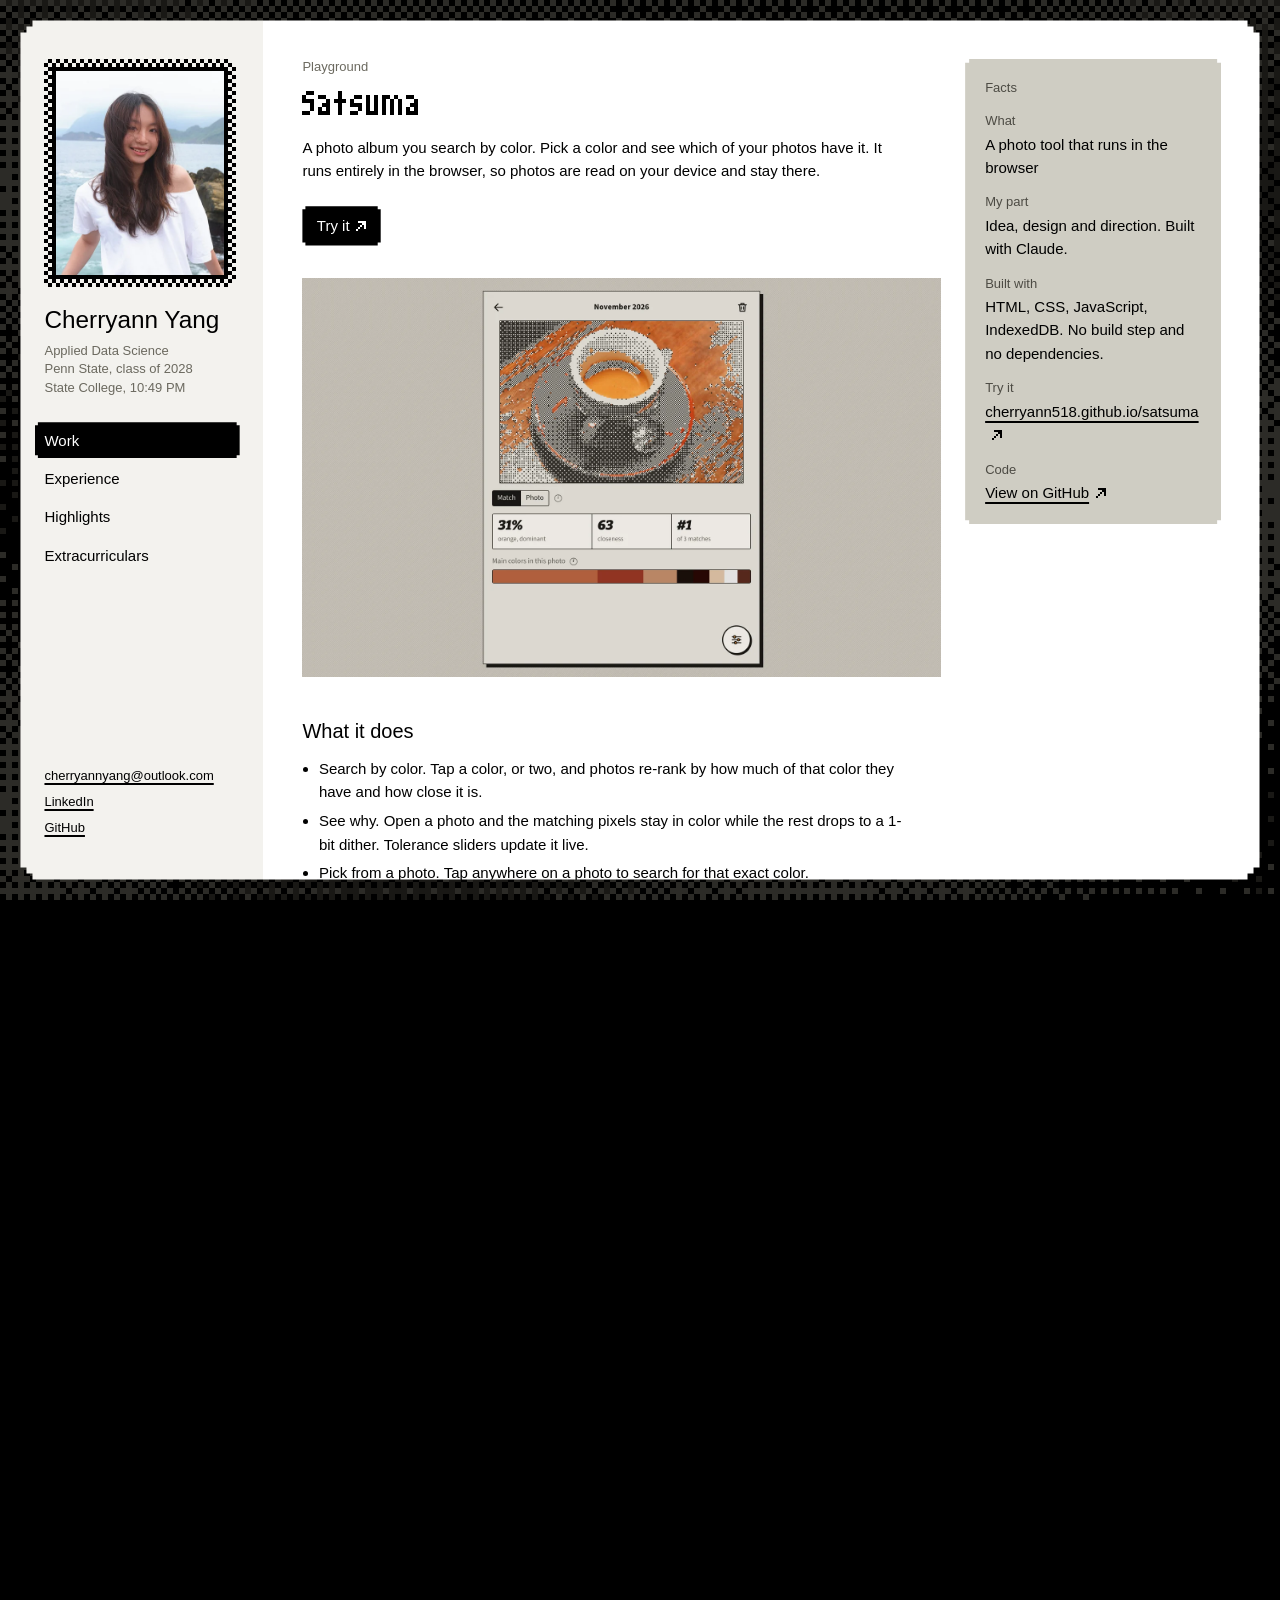
<file: work/satsuma.html>
<!DOCTYPE html>
<html lang="en">
<head>
<meta charset="utf-8">
<meta name="viewport" content="width=device-width, initial-scale=1">
<title>Satsuma | Cherryann Yang</title>
<meta name="description" content="Satsuma is a photo album you search by color. It runs entirely in the browser.">
<link rel="icon" href="../favicon.ico?v=3" sizes="any">
<link rel="icon" type="image/svg+xml" href="../images/favicon.svg?v=3">
<link rel="icon" type="image/png" sizes="32x32" href="../images/favicon-32.png?v=3">
<link rel="apple-touch-icon" href="../images/apple-touch-icon.png">
<link rel="stylesheet" href="../styles.css">
</head>
<body>

<header class="side">
  <span class="frame"><img class="portrait" src="../images/portrait.webp" width="400" height="480" alt="Cherryann Yang"></span>
  <p class="name"><a href="../index.html">Cherryann Yang</a></p>
  <p class="role">Applied Data Science<br>Penn State, class of 2028</p>
  <p class="clock">State College<time data-clock="America/New_York"></time></p>
  <nav aria-label="Site"><ul>
      <li><a href="../index.html#top" aria-current="page">Work</a></li>
      <li><a href="../index.html#experience">Experience</a></li>
      <li><a href="../index.html#highlights">Highlights</a></li>
      <li><a href="../index.html#extracurriculars">Extracurriculars</a></li>
    </ul></nav>
  <ul class="contact">
    <li><a href="mailto:cherryannyang@outlook.com">cherryannyang@outlook.com</a></li>
    <li><a href="https://www.linkedin.com/in/cherryann-yang">LinkedIn</a></li>
    <li><a href="https://github.com/cherryann518">GitHub</a></li>
  </ul>
</header>

<main>
  <article class="sheet">
    <p class="label">Playground</p>
    <h1 class="pixel"><span class="glide" style="view-transition-name: satsuma">Satsuma</span></h1>
    <p class="lede">A photo album you search by color. Pick a color and see which of your photos have it. It runs entirely in the browser, so photos are read on your device and stay there.</p>
    <a class="btn go" href="https://cherryann518.github.io/satsuma/">Try it</a>

    <figure>
      <img src="../images/play/satsuma-match.webp" width="1600" height="1000" alt="A photo of a coffee cup open in Satsuma with orange picked. The orange parts of the photo stay in color and everything else is drawn in black and white dots. Under it: 31% orange, closeness 63, first of 3 matches, and a stripe of the photo’s main colors.">
    </figure>

    <section>
      <h2>What it does</h2>
      <ul>
        <li>Search by color. Tap a color, or two, and photos re-rank by how much of that color they have and how close it is.</li>
        <li>See why. Open a photo and the matching pixels stay in color while the rest drops to a 1-bit dither. Tolerance sliders update it live.</li>
        <li>Pick from a photo. Tap anywhere on a photo to search for that exact color.</li>
        <li>Build sets. Select photos, save matches as an album, export a zip or a single image.</li>
      </ul>
    </section>

    <figure>
      <ol class="steps">
        <li><strong>Import</strong> Each photo is scaled down to 128px for analysis.</li>
        <li><strong>Histogram</strong> Pixels go to OKLab and into buckets by lightness, chroma and hue.</li>
        <li><strong>Match</strong> A bucket matches when it sits inside the tolerances around your color.</li>
        <li><strong>Score</strong> Photos rank by how much of the color they have and how close it is.</li>
      </ol>
    </figure>

    <section>
      <h2>How matching works</h2>
      <p>Each bucket keeps its pixel count and mean color. That happens once per photo, so a search is a lookup.</p>
      <p>Hue, lightness and chroma each have their own tolerance, and each built-in color has its own defaults, because color names cover different ranges. Blue runs from navy to pale sky, while dark orange stops being orange and becomes brown. Near-grey pixels have no usable hue and never match a chromatic color.</p>
      <p>Coverage is the share of the photo that matches. The score is <code>sqrt(min(1, coverage / 30%)) x closeness</code>, so past 30% only closeness separates photos. With two colors a photo needs both, and its coverage is the smaller of the two.</p>
    </section>

    <section>
      <h2>Warm lighting</h2>
      <p>The brightest near-white pixels estimate a warm color cast, which is cancelled before matching, so a white plate under yellow light still counts as white. Cool casts are left alone so a pale sky is never treated as white.</p>
    </section>

    <section>
      <h2>Limits</h2>
      <ul>
        <li>Storage is IndexedDB in one browser on one device. No sync, no backup, and a browser can clear it.</li>
        <li>A web page only sees the photos you pick. It cannot read a whole camera roll.</li>
        <li>Originals are not kept, so exports are 900px copies.</li>
        <li>HEIC photos only work where the browser can decode them.</li>
      </ul>
    </section>
  </article>

  <nav class="more" aria-label="More work">
    <h2>More work</h2>
    <ul>
      <li><a href="knowledge-curation.html">Continuous Knowledge Curation</a></li>
      <li><a href="react-agent-harness.html">ReAct Agent Harness</a></li>
      <li><a href="gaia-agent.html">GAIA Tool-Using Agent</a></li>
      <li><a href="beijing-pm25.html">Beijing PM2.5 Forecasting</a></li>
      <li><a href="antibody-prediction.html">Antibody Level Prediction</a></li>
      <li><a href="stocklens.html">StockLens</a></li>
      <li><a href="glitchdle.html">Glitchdle</a></li>
      <li><a href="resume.html">Resume</a></li>
    </ul>
  </nav>
</main>

<aside class="rail rail-first">
  <section class="facts">
    <h2>Facts</h2>
    <dl>
      <div><dt>What</dt><dd>A photo tool that runs in the browser</dd></div>
      <div><dt>My part</dt><dd>Idea, design and direction. Built with Claude.</dd></div>
      <div><dt>Built with</dt><dd>HTML, CSS, JavaScript, IndexedDB. No build step and no dependencies.</dd></div>
      <div><dt>Try it</dt><dd><a href="https://cherryann518.github.io/satsuma/">cherryann518.github.io/satsuma</a></dd></div>
      <div><dt>Code</dt><dd><a href="https://github.com/cherryann518/satsuma">View on GitHub</a></dd></div>
    </dl>
  </section>
</aside>

<script src="../site.js"></script>
</body>
</html>
</file>
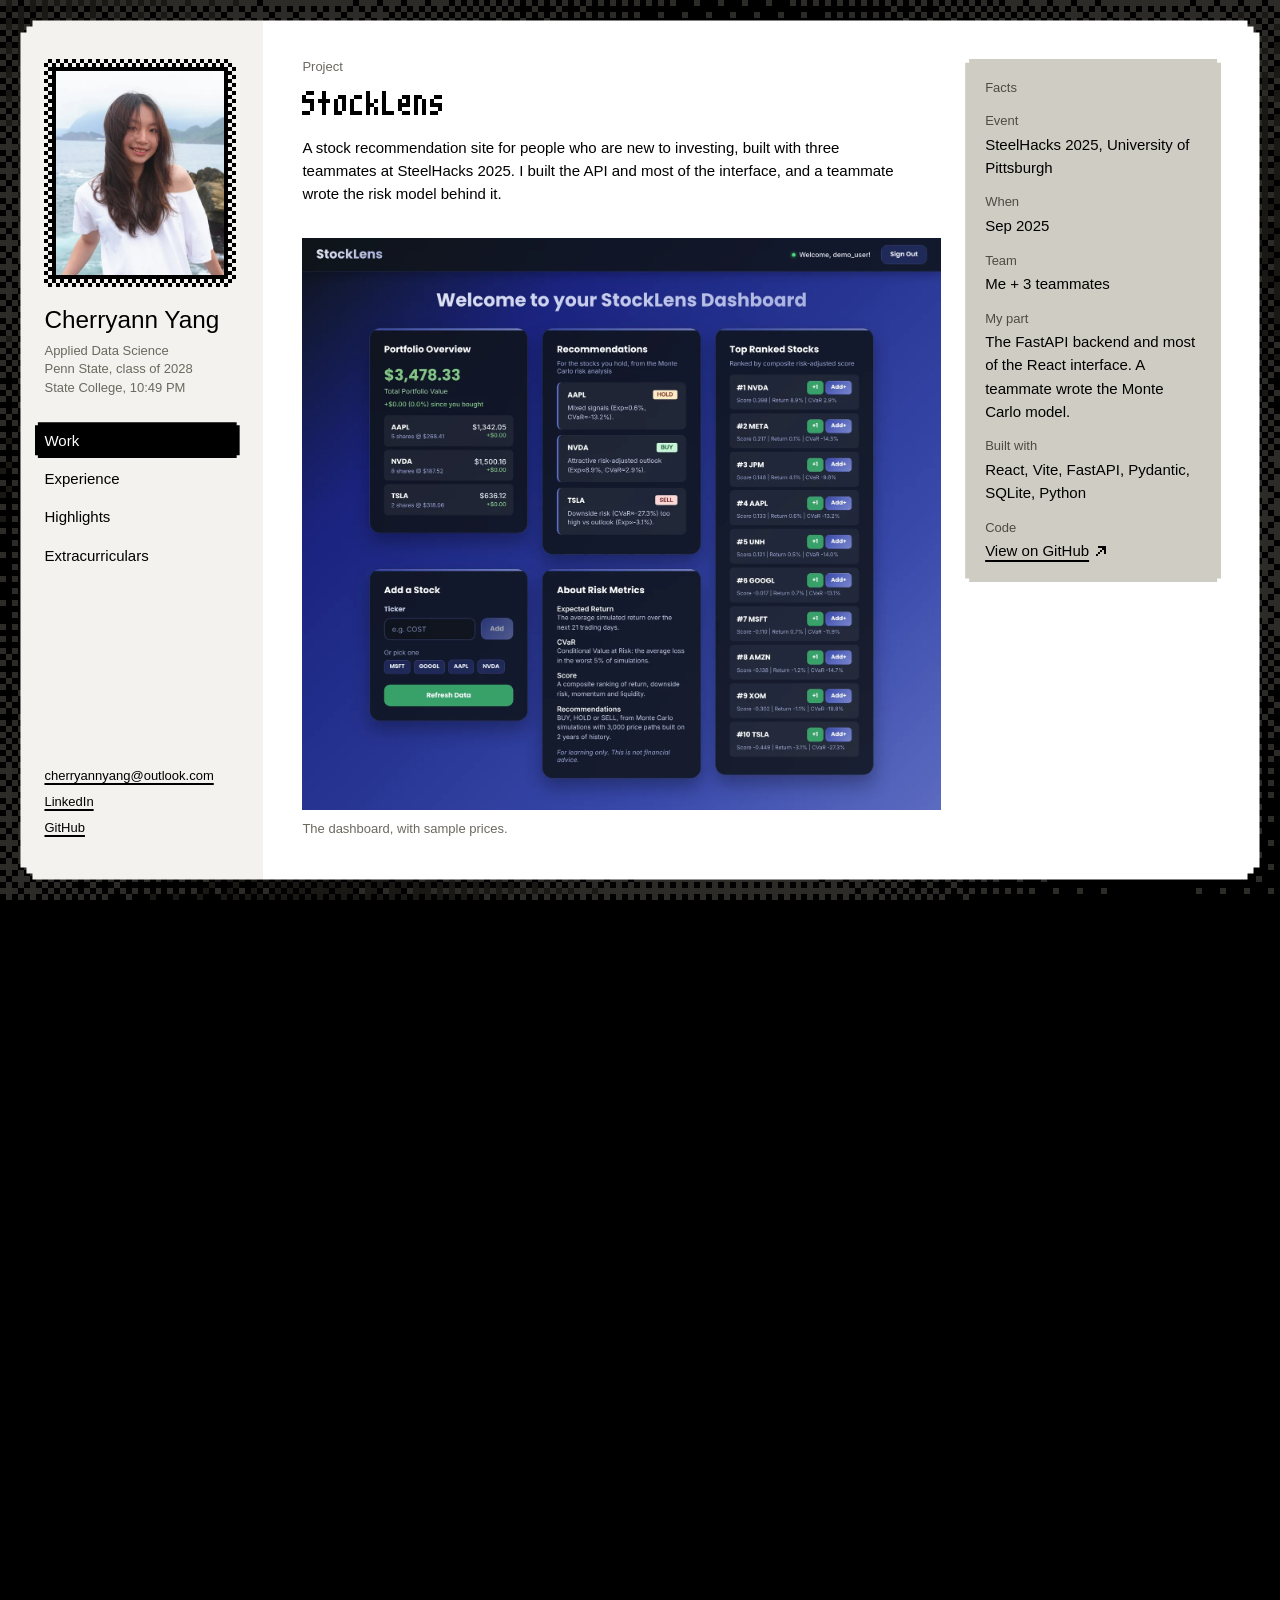
<file: work/stocklens.html>
<!DOCTYPE html>
<html lang="en">
<head>
<meta charset="utf-8">
<meta name="viewport" content="width=device-width, initial-scale=1">
<title>StockLens | Cherryann Yang</title>
<meta name="description" content="A stock recommendation site built by a team of four at SteelHacks 2025. I built the FastAPI backend and most of the React interface.">
<link rel="icon" href="../favicon.ico?v=3" sizes="any">
<link rel="icon" type="image/svg+xml" href="../images/favicon.svg?v=3">
<link rel="icon" type="image/png" sizes="32x32" href="../images/favicon-32.png?v=3">
<link rel="apple-touch-icon" href="../images/apple-touch-icon.png">
<link rel="stylesheet" href="../styles.css">
</head>
<body>

<header class="side">
  <span class="frame"><img class="portrait" src="../images/portrait.webp" width="400" height="480" alt="Cherryann Yang"></span>
  <p class="name"><a href="../index.html">Cherryann Yang</a></p>
  <p class="role">Applied Data Science<br>Penn State, class of 2028</p>
  <p class="clock">State College<time data-clock="America/New_York"></time></p>
  <nav aria-label="Site"><ul>
      <li><a href="../index.html#top" aria-current="page">Work</a></li>
      <li><a href="../index.html#experience">Experience</a></li>
      <li><a href="../index.html#highlights">Highlights</a></li>
      <li><a href="../index.html#extracurriculars">Extracurriculars</a></li>
    </ul></nav>
  <ul class="contact">
    <li><a href="mailto:cherryannyang@outlook.com">cherryannyang@outlook.com</a></li>
    <li><a href="https://www.linkedin.com/in/cherryann-yang">LinkedIn</a></li>
    <li><a href="https://github.com/cherryann518">GitHub</a></li>
  </ul>
</header>

<main>
  <article class="sheet">
    <p class="label">Project</p>
    <h1 class="pixel"><span class="glide" style="view-transition-name: stocklens">StockLens</span></h1>
    <p class="lede">A stock recommendation site for people who are new to investing, built with three teammates at SteelHacks 2025. I built the API and most of the interface, and a teammate wrote the risk model behind it.</p>

    <figure>
      <img src="../images/stocklens-dashboard.webp" width="1600" height="1433" alt="The StockLens dashboard: the value of a portfolio, a buy, hold or sell call for each stock in it, and ten stocks ranked by score." loading="lazy">
      <figcaption>The dashboard, with sample prices.</figcaption>
    </figure>

    <section>
      <h2>What it does</h2>
      <p>You sign in and add the stocks you hold. For each one the app says buy, hold or sell, and shows the numbers behind the call. It also ranks a watchlist of ten stocks.</p>
      <p>The calls come from a Monte Carlo simulation: 3,000 possible price paths over the next 21 trading days, built from two years of price history. From those it works out the expected return and the average loss in the worst 5% of cases.</p>
    </section>

    <section>
      <h2>What I built</h2>
      <ul>
        <li>the FastAPI backend: accounts, portfolio endpoints and a SQLite database</li>
        <li>the link between my teammate’s risk model and the API, so recommendations and rankings run on real market data</li>
        <li>fallback prices for when Yahoo Finance fails</li>
        <li>the React app: the sign-in form and the dashboard, with the portfolio, the recommendations, the top 10 ranking, and a dialog for choosing how many shares to add</li>
      </ul>
    </section>

    <section>
      <h2>Going back to it</h2>
      <p>A lot of it was rushed, the way hackathon code is. In November 2026 I went back and cleaned up my part with Claude:</p>
      <ul>
        <li>passwords are salted and hashed, and signing in returns a token that every request has to carry</li>
        <li>every request and response is checked against a Pydantic model</li>
        <li>buying a stock you already hold adds to that holding, where it used to make a second row</li>
        <li>the frontend moved from Create React App to Vite, and the 600-line dashboard became small components</li>
        <li>the API has tests that run the real model on made-up prices</li>
      </ul>
      <p>The model itself is unchanged.</p>
    </section>
  </article>

  <nav class="more" aria-label="More work">
    <h2>More work</h2>
    <ul>
      <li><a href="knowledge-curation.html">Continuous Knowledge Curation</a></li>
      <li><a href="react-agent-harness.html">ReAct Agent Harness</a></li>
      <li><a href="gaia-agent.html">GAIA Tool-Using Agent</a></li>
      <li><a href="beijing-pm25.html">Beijing PM2.5 Forecasting</a></li>
      <li><a href="antibody-prediction.html">Antibody Level Prediction</a></li>
      <li><a href="satsuma.html">Satsuma</a></li>
      <li><a href="glitchdle.html">Glitchdle</a></li>
      <li><a href="resume.html">Resume</a></li>
    </ul>
  </nav>
</main>

<aside class="rail rail-first">
  <section class="facts">
    <h2>Facts</h2>
    <dl>
      <div><dt>Event</dt><dd>SteelHacks 2025, University of Pittsburgh</dd></div>
      <div><dt>When</dt><dd>Sep 2025</dd></div>
      <div><dt>Team</dt><dd>Me + 3 teammates</dd></div>
      <div><dt>My part</dt><dd>The FastAPI backend and most of the React interface. A teammate wrote the Monte Carlo model.</dd></div>
      <div><dt>Built with</dt><dd>React, Vite, FastAPI, Pydantic, SQLite, Python</dd></div>
      <div><dt>Code</dt><dd><a href="https://github.com/cherryann518/steelhacks25">View on GitHub</a></dd></div>
    </dl>
  </section>
</aside>

<script src="../site.js"></script>
</body>
</html>
</file>
<file: styles.css>
/* Satoshi comes from Fontshare's own servers: its licence does not let the font files sit in a public repository. */
@import url("https://api.fontshare.com/v2/css?f[]=satoshi@400,500&display=swap");

/* Cherryann Yang, portfolio

   A few rules hold the whole site together:
     - The site is one white block inside a dark pixel frame. The frame stays
       put while the page scrolls. Square corners everywhere.
     - Two voices. The pixel font (m3x6) is the loud one, kept for things with
       substance: the headline and project titles. Satoshi is the quiet one
       for everything else, and it is never bold. Put class="pixel" on a
       heading to set it in pixels.
     - Topic headings (Experience, Feed, Facts) are small and gray. They label
       a part of the page; they are not the content.
     - Colour is black, white and Classic Gray, lighter or darker. Nothing else.
     - The small drawn things (photo frame, arrows) are built
       from square dots, like the font. Every box has one square dot missing
       from each corner, so nothing is perfectly sharp.
     - Nothing tints until you hover.

   Contents
     1. Tokens        tones, type, spacing, icons
     2. Base
     3. Layout        frame, block, sidebar | page | floating block
     4. Sidebar
     5. Pieces        links, buttons, chips
     6. Work page     headline, project blocks, experience rows
     7. Inner pages   write-ups, facts, steps, feed
     8. Opening       the screen that shows when you first arrive
     9. Motion        everything that moves, in one place
*/

@font-face { font-family: "m3x6"; src: url(fonts/m3x6.ttf) format("truetype"); font-display: swap; }               /* by Daniel Linssen */
@font-face { font-family: "Pixel Marks"; src: url(fonts/pixel-marks.woff) format("woff"); font-display: swap; }  /* the few marks m3x6 lacks */


/* 1. Tokens ------------------------------------------------------------- */

:root {
  --ink: #000;
  --paper: #fff;

  /* Classic Gray (a Benjamin Moore paint) and its relatives. Every gray on
     the site is one of these. site.js reads the hover and frame ones. */
  --gray: #e3e1d8;          /* Classic Gray itself: hover dots, hover fills */
  --gray-pale: #eeede7;     /* the second, fainter hover dot */
  --gray-light: #f3f2ee;    /* sidebar, get in touch, step boxes */
  --gray-dark: #cfcdc3;     /* the floating block */
  --gray-text: #6b695f;     /* quiet text on white or light gray */
  --gray-deep: #4d4b44;     /* quiet text on the floating block */
  --night: #000;            /* the frame */
  --night-1: #2c2b27;       /* its dots */
  --night-2: #191815;

  --stroke: 2px;            /* every drawn line, and one dot of the small icons */
  --nick: 3px;              /* the square missing from each corner of a box (bigger boxes set their own) */

  --text: "Satoshi", "Helvetica Neue", Helvetica, Arial, sans-serif;
  --mono: ui-monospace, "SF Mono", Menlo, Consolas, monospace;
  --cjk: "PingFang TC", "Noto Sans TC", "Noto Sans CJK TC", "Microsoft JhengHei", sans-serif;
  --pixel: "m3x6", "Pixel Marks", var(--text);

  /* Text sizes */
  --small: 0.8125rem;  /* labels, chips, dates */
  --body: 0.9375rem;
  --lead: 1.25rem;     /* role titles, headings inside a write-up */
  --name: clamp(1.3rem, 1.9vw, 1.75rem);  /* as big as the sidebar allows on one line */

  /* Pixel sizes. m3x6 is drawn 16 dots tall, so it is only sharp at whole
     multiples of 16px. */
  --px-m: 3rem;        /* project titles */
  --px-l: 4rem;        /* the headline, a project's own page */

  --frame: clamp(0.5rem, 1.6vw, 1.5rem);                    /* how thick the frame is */
  --edge: max(var(--frame), calc((100% - 96rem) / 2));      /* its sides, which widen on very wide screens */
  --side: clamp(13rem, 19vw, 16rem);                        /* sidebar width */
  --pad: clamp(1.25rem, 3vw, 2.5rem);
  --step: 1.5rem;                                           /* the usual gap between things */

  /* Pixel arrows and signs, drawn on a grid of dots. Used as masks so they take the text colour. */
  --arrow-out: url("data:image/svg+xml,%3Csvg xmlns='http://www.w3.org/2000/svg' viewBox='0 0 5 5' shape-rendering='crispEdges'%3E%3Cpath d='M1 0h4v4H4V1H1zM3 1h1v1H3zM2 2h1v1H2zM1 3h1v1H1zM0 4h1v1H0z'/%3E%3C/svg%3E");
  --arrow-go: url("data:image/svg+xml,%3Csvg xmlns='http://www.w3.org/2000/svg' viewBox='0 0 7 5' shape-rendering='crispEdges'%3E%3Cpath d='M0 2h7v1H0zM4 0h1v1H4zM5 1h1v1H5zM5 3h1v1H5zM4 4h1v1H4z'/%3E%3C/svg%3E");
}


/* 2. Base --------------------------------------------------------------- */

*, *::before, *::after { box-sizing: border-box; }

html { background: var(--night); scroll-padding-top: calc(var(--frame) + var(--pad)); }

/* Pixel mouse pointers: an arrow, and a hand over anything you can press.
   The second line of each pair is a sharper copy for high-resolution screens. */
html { cursor: url(images/cursor.png) 0 0, auto; cursor: image-set(url(images/cursor.png) 1x, url(images/cursor@2x.png) 2x) 0 0, auto; }
a, button, summary { cursor: url(images/cursor-hand.png) 5 0, pointer; cursor: image-set(url(images/cursor-hand.png) 1x, url(images/cursor-hand@2x.png) 2x) 5 0, pointer; }

body {
  display: grid;
  align-content: start;
  min-height: calc(100vh - 2 * var(--frame));
  margin: var(--frame) var(--edge);
  background: var(--paper);
  color: var(--ink);
  font: 400 var(--body) / 1.55 var(--text);
}

h1, h2, h3, p, ul, ol, dl, dd, figure { margin: 0; }
ul, ol { padding: 0; list-style: none; }
img { display: block; max-width: 100%; height: auto; }
a { color: inherit; }
small { font-size: inherit; }
strong, b { font-weight: 500; }
:focus-visible { outline: var(--stroke) solid var(--ink); outline-offset: 2px; }

/* Pixel corners: every box loses one square dot from each corner. To give a
   new box the same corners, add its selector to this list. */
.btn, .chips li, .side nav a, .rail, .feed, .touch, .post, .steps li, .frame, .glow, .paper, .playtile {
  clip-path: polygon(
    var(--nick) 0, calc(100% - var(--nick)) 0, calc(100% - var(--nick)) var(--nick), 100% var(--nick),
    100% calc(100% - var(--nick)), calc(100% - var(--nick)) calc(100% - var(--nick)), calc(100% - var(--nick)) 100%, var(--nick) 100%,
    var(--nick) calc(100% - var(--nick)), 0 calc(100% - var(--nick)), 0 var(--nick), var(--nick) var(--nick));
}
.rail, .feed, .touch, .frame, .paper, .playtile { --nick: 4px; }
.glow { --nick: 6px; }  /* one of its own dots */
.btn:focus-visible, .side nav a:focus-visible { outline-color: currentColor; outline-offset: -5px; }  /* inside, where the corners cannot clip it */
code { font: 0.92em var(--mono); }
[lang="zh-Hant"] { font-family: var(--cjk); }

/* Topic headings and small notes: quiet, gray, never bold. */
h1, h2, .label, .meta, figcaption, .role, .clock, .facts dt, .steps li::before, .chips small, .credit {
  color: var(--gray-text);
  font-size: var(--small);
  font-weight: 400;
  line-height: 1.45;
}
h3 { font-size: var(--body); font-weight: 400; }

/* Pixel headings. The letters sit small inside their line, so lines are set
   close, and one dot comes out of each word gap. */
.pixel {
  color: var(--ink);
  font-family: var(--pixel);
  line-height: 0.69;
  word-spacing: -0.0625em;
  -webkit-font-smoothing: none;
}
h1.pixel { font-size: var(--px-l); text-wrap: balance; }
h2.pixel { font-size: var(--px-m); }


/* 3. Layout ------------------------------------------------------------- */

/* The frame. This box is the window the page shows through; its huge shadow
   blacks out everything around it. site.js lays moving dots over the black. */
body::before {
  content: "";
  position: fixed;
  inset: var(--frame) var(--edge);
  z-index: 50;
  box-shadow: 0 0 0 100vmax var(--night);
  pointer-events: none;
}
.backdrop {
  position: fixed;
  inset: 0;
  z-index: 51;
  width: 100%;
  height: 100%;
  --n: 6px;  /* one dot of the frame. The window loses two steps of these at each corner */
  image-rendering: pixelated;
  pointer-events: none;
  --l: var(--edge);
  --r: calc(100% - var(--edge));
  --t: var(--frame);
  --b: calc(100% - var(--frame));
  clip-path: polygon(evenodd,
    0 0, 100% 0, 100% 100%, 0 100%, 0 0,
    calc(var(--l) + 2 * var(--n)) var(--t),
    calc(var(--r) - 2 * var(--n)) var(--t),
    calc(var(--r) - 2 * var(--n)) calc(var(--t) + var(--n)),
    calc(var(--r) - var(--n)) calc(var(--t) + var(--n)),
    calc(var(--r) - var(--n)) calc(var(--t) + 2 * var(--n)),
    var(--r) calc(var(--t) + 2 * var(--n)),
    var(--r) calc(var(--b) - 2 * var(--n)),
    calc(var(--r) - var(--n)) calc(var(--b) - 2 * var(--n)),
    calc(var(--r) - var(--n)) calc(var(--b) - var(--n)),
    calc(var(--r) - 2 * var(--n)) calc(var(--b) - var(--n)),
    calc(var(--r) - 2 * var(--n)) var(--b),
    calc(var(--l) + 2 * var(--n)) var(--b),
    calc(var(--l) + 2 * var(--n)) calc(var(--b) - var(--n)),
    calc(var(--l) + var(--n)) calc(var(--b) - var(--n)),
    calc(var(--l) + var(--n)) calc(var(--b) - 2 * var(--n)),
    var(--l) calc(var(--b) - 2 * var(--n)),
    var(--l) calc(var(--t) + 2 * var(--n)),
    calc(var(--l) + var(--n)) calc(var(--t) + 2 * var(--n)),
    calc(var(--l) + var(--n)) calc(var(--t) + var(--n)),
    calc(var(--l) + 2 * var(--n)) calc(var(--t) + var(--n)),
    calc(var(--l) + 2 * var(--n)) var(--t));
}

main { min-width: 0; padding: var(--pad); container-type: inline-size; }

/* The floating block: a gray box beside the page (under it on small screens). */
.rail { min-width: 0; margin: 0 var(--pad) var(--pad); padding: 1.25rem; background: var(--gray-dark); }
.rail :is(h2, dt, .meta, .credit) { color: var(--gray-deep); }
.rail:has(> .btn:only-child) { padding: 0; background: none; }  /* just a button, no box */
.side { order: -2; }
.rail-first { order: -1; margin: var(--pad) var(--pad) 0; }      /* facts sit above the write-up until there is room beside it */

@media (min-width: 56rem) {
  body {
    grid-template-columns: var(--side) minmax(0, 1fr);
    background: linear-gradient(90deg, var(--gray-light) var(--side), var(--paper) var(--side));  /* the sidebar's gray runs the full height */
  }
  .side { grid-row: 1 / span 2; }
  main, .rail { grid-column: 2; }
  .rail-first { grid-row: 1; }
  main:has(+ .rail-first) { grid-row: 2; }
}

@media (min-width: 64rem) {
  body { grid-template-columns: var(--side) minmax(0, 1fr) clamp(15rem, 23vw, 20rem); }
  .side { grid-row: 1; }
  main, main:has(+ .rail-first) { grid-column: 2; grid-row: 1; padding-right: var(--step); }
  .rail, .rail-first {
    grid-column: 3;
    grid-row: 1;
    position: sticky;
    top: calc(var(--frame) + var(--pad));
    align-self: start;
    max-height: calc(100vh - 2 * var(--frame) - 2 * var(--pad));
    margin: var(--pad) var(--pad) var(--pad) 0;
    overflow-y: auto;
  }
}


/* 4. Sidebar ------------------------------------------------------------- */

.side {
  display: grid;
  grid-template-columns: auto minmax(0, 1fr);
  column-gap: 1rem;
  align-items: center;
  padding: 1rem var(--pad);
  background: var(--gray-light);
}

/* The photo's frame, built from 4px dots like the frame around the page: a
   checkered band two dots wide, then a black line, then the photo. The
   round() lines snap its size to whole dots so the pattern stays crisp. */
.frame {
  --dot: 4px;
  grid-column: 1;
  grid-row: 1 / span 2;
  display: block;
  width: 4.75rem;
  padding: calc(var(--dot) * 2);
  container-type: inline-size;
  background: repeating-conic-gradient(var(--ink) 0 25%, transparent 0 50%) 0 0 / calc(var(--dot) * 2) calc(var(--dot) * 2);
}
.portrait { width: 100%; aspect-ratio: 5 / 6; height: round(nearest, 120cqi, var(--dot)); object-fit: cover; border: var(--dot) solid var(--ink); }

.name { grid-column: 2; font-size: 1.375rem; line-height: 1.1; }
.name a { text-decoration: none; }
.role, .clock { display: none; }
.clock time:not(:empty)::before { content: ", "; }

.side nav { grid-column: 2; margin-left: -0.6rem; }
.side nav ul { display: flex; flex-wrap: wrap; gap: 0.25rem; }
.side nav a { display: block; padding: 0.3rem 0.6rem; text-decoration: none; }
.side nav a:hover { background: var(--gray); }
.side nav a[aria-current] { background: var(--ink); color: var(--paper); }

.contact { grid-column: 1 / -1; display: flex; flex-wrap: wrap; gap: 0.1rem 1.1rem; margin-top: 0.9rem; font-size: var(--small); }
.contact a { text-decoration-thickness: var(--stroke); text-underline-offset: 0.25em; }
.contact a:hover { background: var(--ink); color: var(--paper); text-decoration: none; }

@media (min-width: 56rem) {
  .side {
    display: flex;
    flex-direction: column;
    align-items: stretch;
    align-self: start;
    position: sticky;
    top: var(--frame);
    min-height: calc(100vh - 2 * var(--frame));
    padding: var(--pad) var(--step);
    background: none;  /* the block paints this column gray */
  }
  .frame { width: 100%; width: round(down, 100%, 8px); }  /* as wide as the sidebar allows */
  .name { margin-top: 1.25rem; font-size: var(--name); }
  .role, .clock { display: block; }
  .role { margin-top: 0.5rem; }
  .side nav { margin: var(--step) 0 0 -0.6rem; }
  .side nav ul { display: block; }
  .side nav li + li { margin-top: 0.15rem; }
  .side nav a { padding: 0.4rem 0.6rem; }
  .contact { display: block; margin-top: auto; padding-top: var(--step); line-height: 2; }
}


/* 5. Pieces --------------------------------------------------------------- */

/* Links in running text: underlined, with a gray fill on hover. */
:where(main, .rail) a:not(.btn) { text-decoration-thickness: var(--stroke); text-underline-offset: 0.25em; }
:where(main, .rail) a:not(.btn):hover { background: var(--gray); }

/* A pixel arrow after anything that leaves the page: outside links, and a
   button with class="go". */
.go::after, :where(main, .rail) a[href^="http"]:not(.btn)::after {
  content: "";
  display: inline-block;
  width: calc(var(--stroke) * 5);
  height: calc(var(--stroke) * 5);
  margin-left: 0.45em;
  background: currentColor;
  -webkit-mask: var(--arrow-out) center / contain no-repeat;
  mask: var(--arrow-out) center / contain no-repeat;
}

.btn { display: inline-block; padding: 0.5rem 0.9rem; background: var(--ink); color: var(--paper); text-decoration: none; }
.btn:hover { background: var(--gray); color: var(--ink); }

/* Chips: filled tags, no outline. */
.chips { display: flex; flex-wrap: wrap; gap: 0.3rem; }
.chips li { padding: 0.1rem 0.5rem; background: var(--paper); font-size: var(--small); line-height: 1.5; }
.chips li:hover { background: var(--ink); color: var(--paper); }
.chips small { color: inherit; opacity: 0.6; }

/* Tags: the same chips, smaller and on the white page, for the tools under a title. */
.tags { margin-top: 0.45rem; }
.tags li { --nick: 2px; padding: 0 0.4rem; background: var(--gray-light); font-size: 0.75rem; }


/* 6. Work page ------------------------------------------------------------ */

.intro h1 { max-width: 15em; }
.lede { max-width: 38rem; margin-top: 1rem; }
.intro .touch { max-width: 38rem; margin-top: var(--step); }

/* Project blocks: two across when there is room, no lines between them.
   Hovering one brings up a cloud of pale dots behind it (site.js draws them)
   and a white strip behind each line of words so they stay easy to read. The whole
   block is the link. The blocks hang a little outside the column so their
   text lines up with the headline. */
.blocks { display: grid; gap: 0.5rem; margin: 2rem -1.25rem 0; }
.block { position: relative; isolation: isolate; display: flex; flex-direction: column; padding: 1.25rem; }
.glow { position: absolute; inset: 0; z-index: -1; width: 100%; height: 100%; image-rendering: pixelated; opacity: 0; }
.block:hover .glow, .block:focus-within .glow { opacity: 1; }
.block:hover :is(.label, .meta), .block:focus-within :is(.label, .meta) { color: var(--ink); }
.block:hover h2, .block:focus-within h2 {  /* a hard edge, one dot wide, for the pixel title */
  text-shadow: 3px 0 var(--paper), -3px 0 var(--paper), 0 3px var(--paper), 0 -3px var(--paper), 3px 3px var(--paper), -3px 3px var(--paper), 3px -3px var(--paper), -3px -3px var(--paper);
}

.block h2 { padding-right: 2.5rem; margin-top: -0.2rem; }  /* the pixel letters carry their own space above */
.block h2 a, .block h2 a:hover { background: none; text-decoration: none; }
.block h2 a::before { content: ""; position: absolute; inset: 0; }  /* stretches the link over the block */
.block h2 a::after {  /* the pixel arrow in the corner */
  content: "";
  position: absolute;
  top: 1.5rem;
  right: 1.25rem;
  width: calc(var(--stroke) * 7);
  height: calc(var(--stroke) * 5);
  background: currentColor;
  -webkit-mask: var(--arrow-go) center / contain no-repeat;
  mask: var(--arrow-go) center / contain no-repeat;
}
.block .tags + p { max-width: 34rem; margin-top: 0.6rem; }
.block .meta { margin-top: auto; padding-top: 1rem; }

@container (min-width: 34rem) {
  .blocks { grid-template-columns: 1fr 1fr; }
}

/* Playground: the last tile in the grid, and the only filled one, so it reads
   as its own corner of the page. Its label and title sit where a project's
   do. site.js sends a snake around its edge. */
.playtile { position: relative; align-self: start; padding: 1.25rem; background: var(--gray-text); color: var(--paper); }
.block:has(+ .playtile) { align-self: start; }  /* the block beside it keeps its own height */
.playframe { position: absolute; inset: 0; width: 100%; height: 100%; image-rendering: pixelated; pointer-events: none; }
.playtile .label { color: var(--gray-pale); }
.playtile h2 { margin-top: -0.2rem; color: var(--paper); }
.playtile ul { display: grid; grid-template-columns: 1fr 1fr; gap: 1rem; margin-top: 0.8rem; }
.playtile li { position: relative; }
.playtile li img { width: 100%; aspect-ratio: 4 / 3; object-fit: cover; border: 0.25rem solid var(--paper); }
.playtile h3 { margin-top: 0.75rem; color: var(--paper); font-size: 2rem; }
.playtile h3 a, .playtile h3 a:hover { display: flex; justify-content: space-between; align-items: center; gap: 0.5rem; background: none; text-decoration: none; }
.playtile h3 a::before { content: ""; position: absolute; inset: 0; }  /* stretches the link over the picture and the words */
.playtile h3 a::after {  /* the same pixel arrow the projects have */
  content: "";
  flex: none;
  width: calc(var(--stroke) * 7);
  height: calc(var(--stroke) * 5);
  background: currentColor;
  -webkit-mask: var(--arrow-go) center / contain no-repeat;
  mask: var(--arrow-go) center / contain no-repeat;
}
.playtile li p { margin-top: 0.3rem; color: var(--gray-pale); font-size: var(--small); line-height: 1.45; }
.playtile li:hover img, .playtile li:focus-within img { transform: scale(1.04); }

/* Experience rows: the title on the left, the place and dates on the right. */
.entries, main .feed, .touch { max-width: 44rem; margin-top: 3rem; }
.entries > h2 { margin-bottom: 1rem; }
.entries > ul > li { display: grid; gap: 0.15rem 1.5rem; }
.entries .tags { margin: 0.2rem 0 0.25rem; }
.entries > ul > li + li { margin-top: 1.25rem; }
.entries .label { margin: 2rem 0 1rem; }  /* a smaller heading inside the list, like Before Penn State */
.entries li :is(h2, h3) { color: var(--ink); font-size: var(--lead); line-height: 1.3; }

@container (min-width: 30rem) {
  .entries > ul > li { grid-template-columns: minmax(0, 1fr) auto; align-items: start; }
  .entries .meta { grid-column: 2; grid-row: 1 / span 3; max-width: 16rem; padding-top: 0.3rem; text-align: right; }
  .entries > ul > li > :not(.meta) { grid-column: 1; }
}

/* Extracurriculars as a log: the year in a left column, a dotted line of square dots, smaller type */
.log > ol { --dot: 4px; display: grid; gap: 1.1rem; }
.log > ol > li { display: grid; grid-template-columns: 1fr; gap: 0.05rem; margin: 0; }
.log li h3 { font-size: var(--body); line-height: 1.5; }
.log .when, .log .meta { color: var(--gray-text); font-size: var(--small); }
.log li > p:last-child { margin-top: 0.15rem; font-size: var(--small); color: var(--gray-deep); max-width: 34rem; }
@container (min-width: 30rem) {
  .log > ol > li { grid-template-columns: 5.75rem 1fr; column-gap: 1.75rem; position: relative; }
  .log .when { grid-column: 1; grid-row: 1 / span 3; text-align: right; padding-top: 0.15rem; }
  .log > ol > li > :not(.when) { grid-column: 2; }
  .log .meta { max-width: none; text-align: left; padding: 0; grid-row: auto; }
  .log > ol > li::before { content: ""; position: absolute; left: calc(5.75rem + 0.875rem - 2px); top: 0; bottom: -1.1rem; width: var(--dot);
    background: repeating-linear-gradient(to bottom, var(--gray-dark) 0 var(--dot), transparent 0 calc(var(--dot) * 2)); }
  .log > ol > li:last-child::before { bottom: 0; }
  .log > ol > li::after { content: ""; position: absolute; left: calc(5.75rem + 0.875rem - 4px); top: 0.45rem; width: 8px; height: 8px; background: var(--ink); box-shadow: 0 0 0 4px var(--paper); }
}

/* Stack & tools: groups of chips. */
.stack h3 { margin: 1rem 0 0.4rem; color: var(--gray-deep); font-size: var(--small); }


/* 7. Inner pages ---------------------------------------------------------- */

.sheet .label + h1 { margin-top: -0.1rem; }  /* the pixel letters carry their own space above */
.sheet .lede + .btn { margin-top: var(--step); }
.sheet section { max-width: 38rem; margin-top: 2.5rem; }
.sheet section > h2 { margin-bottom: 0.6rem; color: var(--ink); font-size: var(--lead); }  /* a heading inside a write-up */
.sheet section p + p { margin-top: 0.9rem; }
.sheet section ul { margin-top: 0.7rem; }
.sheet section ul + p { margin-top: 0.9rem; }
.sheet section li { margin-left: 1.1em; list-style: disc; }
.sheet section li + li { margin-top: 0.35rem; }
.sheet .entries { max-width: 38rem; margin-top: 1.25rem; }
.sheet .entries li { margin-left: 0; list-style: none; }
.sheet .entries li + li { margin-top: 1.25rem; }

.facts dl { margin-top: 0.9rem; }
.facts dl div + div { margin-top: 0.9rem; }
.facts dd { margin-top: 0.1rem; overflow-wrap: anywhere; }
.touch { padding: 1.25rem; background: var(--gray-light); }
.touch p { margin: 0.4rem 0 0.7rem; }
.touch .btns { display: flex; flex-wrap: wrap; align-items: center; gap: 0.5rem 1.5rem; margin: 0; }

.more { max-width: 38rem; margin-top: 3rem; }
.more ul { display: flex; flex-wrap: wrap; gap: 0.4rem 1.5rem; margin-top: 0.6rem; }

@media (min-width: 40rem) and (max-width: 63.99rem) {
  .facts dl { display: grid; grid-template-columns: repeat(auto-fit, minmax(11rem, 1fr)); gap: 1rem 1.25rem; }
  .facts dl div + div { margin-top: 0; }
}

figure { margin-top: 2rem; }
figure img, figure video { display: block; width: 100%; height: auto; }
figcaption { margin-top: 0.6rem; }

/* The step diagrams on project pages: four gray boxes in a row. */
.steps { display: grid; gap: var(--stroke); counter-reset: step; }
.steps li { padding: 0.7rem 0.85rem 0.9rem; background: var(--gray-light); font-size: var(--small); line-height: 1.45; counter-increment: step; }
.steps li::before { content: counter(step); display: block; margin-bottom: 0.3rem; }
.steps strong { display: block; margin-bottom: 0.15rem; font-size: var(--body); }

@container (min-width: 36rem) {
  .steps { grid-template-columns: repeat(4, 1fr); }
}

/* Highlights: short white rows in a gray block, each with a small picture.
   Hover or tap a row and it opens to show its pictures and a few lines. */
.feed { padding: 1.25rem; background: var(--gray-dark); }
.feed h2 { margin-bottom: 0.8rem; color: var(--gray-deep); }
.post { display: grid; grid-template-columns: minmax(0, 1fr) auto; column-gap: 1rem; padding: 0.65rem 0.8rem; background: var(--paper); }
.post > :not(.thumb) { grid-column: 1; }
.post .extra { grid-column: 1 / -1; }
.thumb { grid-column: 2; grid-row: 1 / span 2; align-self: center; width: 3.5rem; height: 2.625rem; object-fit: cover; }
.post:hover .thumb, .post:focus .thumb, .post:focus-within .thumb { opacity: 0; }  /* the big pictures take over */
.post + .post { margin-top: var(--stroke); }
.post:focus { outline: 0; }
.post .meta { color: var(--gray-text); }
.extra { display: grid; grid-template-rows: 0fr; }
.extra > div { min-height: 0; overflow: hidden; }
.post:hover .extra, .post:focus .extra, .post:focus-within .extra { grid-template-rows: 1fr; }
.photo { width: 100%; margin-top: 0.7rem; }
.photos { display: grid; grid-template-columns: repeat(auto-fit, minmax(11rem, 1fr)); gap: var(--stroke); margin-top: 0.7rem; }  /* pictures side by side */
.photos .photo { height: 100%; margin: 0; aspect-ratio: 16 / 10; object-fit: cover; }
.photos .photo:only-child { max-width: 16rem; height: auto; aspect-ratio: auto; }  /* a single picture keeps its own shape */
.extra p { max-width: 36rem; margin-top: 0.6rem; font-size: var(--small); line-height: 1.45; }
.extra .credit { margin-top: 0.25rem; color: var(--gray-text); }


/* 8. Opening -------------------------------------------------------------- */

/* The first time someone lands on the Work page in a visit, the block is
   blank, types a line, then shows the page. A script in the page's <head>
   adds .opening to <html>; site.js types the line and takes it away. */
html.opening { overflow: hidden; }
html.opening::before, .opening-screen {
  position: fixed;
  inset: var(--frame) var(--edge);
  z-index: 40;
  background: var(--paper);
}
html.opening::before { content: ""; }
.opening-screen {
  z-index: 41;
  display: grid;
  place-items: center;
  padding: 1rem;
  font: var(--px-l) / 0.69 var(--pixel);
  word-spacing: -0.0625em;
  text-align: center;
  -webkit-font-smoothing: none;
}
.opening-screen.done { opacity: 0; pointer-events: none; }
.caret::after { content: ""; display: inline-block; width: 0.25em; height: 0.07em; margin-left: 0.07em; background: currentColor; }


/* 9. Motion --------------------------------------------------------------- */

/* Nothing here is needed to read the site. People who ask their device for
   less motion get none of it. */

@media (prefers-reduced-motion: no-preference) {

  /* Moving between pages: the frame and sidebar hold still, the page
     cross-fades, and a project's title glides from its block to the top of
     its page. (Browsers only do this when the site is served, not opened as
     files.) */
  html { scroll-behavior: smooth; }  /* the menu glides to its part of the page */
  @view-transition { navigation: auto; }
  .side { view-transition-name: side; }
  main { view-transition-name: page; }
  .rail { view-transition-name: rail; }
  .backdrop { view-transition-name: frame; }
  .glide { display: inline-block; }
  ::view-transition-old(page), ::view-transition-old(rail) { animation: 0.16s ease-in both leave; }
  ::view-transition-new(page), ::view-transition-new(rail) { animation: 0.3s 0.08s cubic-bezier(0.2, 0.7, 0.2, 1) both arrive; }
  ::view-transition-group(*) { animation-duration: 0.45s; animation-timing-function: cubic-bezier(0.2, 0.7, 0.2, 1); }

  /* Opening the Work page: the blocks arrive one after another (after the
     opening screen, if it is showing). */
  .block { animation: 0.5s cubic-bezier(0.2, 0.7, 0.2, 1) backwards arrive; animation-delay: calc(150ms + var(--i, 0) * 70ms); }
  .block:nth-child(2) { --i: 1; }
  .block:nth-child(3) { --i: 2; }
  .block:nth-child(4) { --i: 3; }
  .block:nth-child(5) { --i: 4; }
  .block:nth-child(6) { --i: 5; }
  html.opening .block { animation: none; }
  .caret::after { animation: 1s steps(1) infinite blink; }
  .opening-screen { transition: opacity 0.4s; }

  /* Hover: the dots fade in, the arrow nudges, a feed row opens. */
  .glow { transition: opacity 0.35s; }
  .block h2 a::after { transition: transform 0.2s; }
  .block:hover h2 a::after { transform: translateX(4px); }
  .extra { transition: grid-template-rows 0.35s cubic-bezier(0.2, 0.7, 0.2, 1); }
  .thumb { transition: opacity 0.2s; }
  .playtile h3 a::after { transition: transform 0.2s; }
  .playtile li img { transition: transform 0.2s; }
  .playtile li:hover h3 a::after { transform: translateX(4px); }
  .btn, .chips li, .side nav a, .contact a, :where(main, .rail) a { transition: background-color 0.15s, color 0.15s; }

  /* The research loop on its own page: each step darkens in turn. */
  .steps.cycle li { animation: 6s infinite turn; }
  .steps.cycle li:nth-child(2) { animation-delay: 1.5s; }
  .steps.cycle li:nth-child(3) { animation-delay: 3s; }
  .steps.cycle li:nth-child(4) { animation-delay: 4.5s; }

  @keyframes arrive { from { opacity: 0; transform: translateY(12px); } }
  @keyframes leave { to { opacity: 0; } }
  @keyframes blink { 50% { opacity: 0; } }
  @keyframes turn {
    0%, 21% { background-color: var(--gray-dark); }
    25%, 100% { background-color: var(--gray-light); }
  }
}
</file>
<file: resume.css>
/* Resume page only.

   The sheet copies Cherryann_Yang_Resume.pdf. The fonts are Latin Modern, the
   open version of the LaTeX fonts in the PDF, and every size and gap below is
   the PDF's own measurement in points, multiplied by --pt.

   When the sheet has 34rem or more between its margins, --pt is 1/540 of that
   width (the PDF has 540pt between its margins), so the page scales like a
   picture and lines break where they do on paper. On a narrower sheet --pt is
   fixed at a readable size and lines wrap wherever they need to. */

@font-face { font-family: "Latin Modern Roman"; src: url(fonts/lmroman10-regular.woff) format("woff"); font-display: swap; }
@font-face { font-family: "Latin Modern Roman"; src: url(fonts/lmroman10-bold.woff) format("woff"); font-weight: 700; font-display: swap; }
@font-face { font-family: "Latin Modern Roman"; src: url(fonts/lmroman10-italic.woff) format("woff"); font-style: italic; font-display: swap; }
@font-face { font-family: "Latin Modern Caps"; src: url(fonts/lmromancaps10-regular.woff) format("woff"); font-display: swap; }
@font-face { font-family: "Latin Modern Mono"; src: url(fonts/lmmono10-regular.woff) format("woff"); font-display: swap; }
@font-face { font-family: "Latin Modern Sign"; src: url(fonts/lmmath-sim.woff) format("woff"); unicode-range: U+223C; font-display: swap; }
@font-face { font-family: "Latin Modern Roman 12"; src: url(fonts/lmroman12-bold-letters.woff) format("woff"); font-weight: 700; font-display: swap; }


/* The sheet ------------------------------------------------------------- */

.paper { container-type: inline-size; padding: 5.88%; text-rendering: geometricPrecision; }  /* half-inch margins on a letter page */

.paper > * {
  --pt: 0.0859rem;
  font: calc(var(--pt) * 10.909) / calc(var(--pt) * 13.55) "Latin Modern Roman", "Latin Modern Sign", "Computer Modern", Georgia, serif;
}
@container (min-width: 34rem) {
  .paper > * { --pt: calc(100cqi / 540); }
}
.paper :is(strong, em, code) { line-height: 0; }  /* bold, italic and code never push a line taller */

/* The rest of the site has no bold and grays its headings. The sheet keeps the PDF's. */
.paper :is(strong, b) { font-weight: 700; }
.paper :is(h1, h2) { color: inherit; }
.paper :is(h1, h2) { -webkit-font-smoothing: auto; }

/* Name and links */
.paper h1 {
  margin-top: calc(var(--pt) * -6.33);
  font-family: "Latin Modern Roman 12", "Latin Modern Roman", serif;
  font-size: calc(var(--pt) * 24.787);
  font-weight: 700;
  line-height: calc(var(--pt) * 26);
  letter-spacing: 0;
  text-align: center;
}
.paper .links {
  display: flex;
  justify-content: center;
  gap: calc(var(--pt) * 14.54);
  margin-top: calc(var(--pt) * 1.55);
  line-height: calc(var(--pt) * 13.6);
}
.paper a, .paper a:hover {
  padding: 0;
  background: none;
  color: #2468b4;
  text-decoration: underline max(1px, calc(var(--pt) * 0.4));
  text-underline-offset: calc(var(--pt) * 0.95);
}
.paper a[href]:not(.btn)::after { content: none; }

/* Section heads: small caps over a rule as wide as the sheet. The rule is a
   shadow, so however thick the screen draws it, it never moves the text. */
.paper section { margin-top: calc(var(--pt) * 8.52); }
.paper .links + section { margin-top: calc(var(--pt) * 11.12); }
.paper .extracurricular { margin-top: calc(var(--pt) * 9.95); }
.paper h2 {
  margin-bottom: calc(var(--pt) * 7.66);
  padding-bottom: calc(var(--pt) * 1.12);
  box-shadow: 0 max(1px, calc(var(--pt) * 0.4)) #000;
  font: 400 calc(var(--pt) * 11.955) / calc(var(--pt) * 14) "Latin Modern Caps", "Latin Modern Roman", serif;
  letter-spacing: 0;
}
.paper .projects h2 { margin-bottom: calc(var(--pt) * 9.64); }
.paper .skills h2 { margin-bottom: calc(var(--pt) * 3.84); }
.paper .extracurricular h2 { margin-bottom: calc(var(--pt) * 3.26); }

/* Entries: a name and a place, a role and dates, then bullets. In the PDF the
   rows start 5.45pt in and run 5.45pt past the rule, so they do here too. */
.paper .entry { margin: 0 calc(var(--pt) * -5.45) 0 calc(var(--pt) * 5.45); }
.paper .entry + .entry { margin-top: calc(var(--pt) * 5.10); }
.paper .projects .entry + .entry { margin-top: calc(var(--pt) * 1.55); }
.paper .row { display: flex; flex-wrap: wrap; justify-content: space-between; column-gap: calc(var(--pt) * 12); }
.paper .row > :last-child { margin-left: auto; text-align: right; }
.paper .row > :last-child > em { padding-right: calc(var(--pt) * 1.4); }

/* Bullets and the last two sections are a size smaller (LaTeX's \small) */
.paper ul, .paper .skills p, .paper .extracurricular .row { font-size: calc(var(--pt) * 9.963); line-height: calc(var(--pt) * 11.955); }
.paper ul { margin: calc(var(--pt) * -0.64) calc(var(--pt) * 5.45) 0 calc(var(--pt) * 9.28); }
.paper li { position: relative; }
.paper li + li { margin-top: calc(var(--pt) * 0.12); }
.paper li::before {
  content: "";
  position: absolute;
  left: calc(var(--pt) * -8.78);
  top: calc(var(--pt) * 5.37);
  width: calc(var(--pt) * 2.6);
  height: calc(var(--pt) * 2.6);
  border-radius: 50%;
  background: currentColor;
}
.paper .skills p, .paper .extracurricular .row { margin-left: calc(var(--pt) * 5.45); }
.paper .extracurricular .row { line-height: calc(var(--pt) * 13.03); }
.paper code { font-family: "Latin Modern Mono", monospace; font-size: 1em; }

/* LaTeX leaves a little extra room after a colon and after italics */
.paper li > strong:first-child, .paper .skills strong { margin-right: calc(var(--pt) * 1.11); }
.paper li em { margin-right: calc(var(--pt) * 0.6); }

/* LaTeX squeezed the word spaces on this bullet to fit one more word on its first line */
.paper .tight { word-spacing: calc(var(--pt) * -0.3); }


/* The page around it ---------------------------------------------------- */

/* The sheet's edge is drawn as inset shadows, so it takes no room from the
   sheet and follows the pixel corners. */
.paper { box-shadow: inset 0 0 0 var(--stroke) var(--ink); }

/* The sheet needs the width, so until the window is very wide the download
   button sits above it instead of in a third column. */
@media (max-width: 89.99rem) {
  main, .rail-first { max-width: calc(58rem + 2 * var(--pad)); }
}
@media (min-width: 64rem) and (max-width: 89.99rem) {
  body { grid-template-columns: var(--side) minmax(0, 1fr); }
  .side { grid-row: 1 / span 2; }
  .rail-first { grid-column: 2; grid-row: 1; position: static; max-height: none; margin: var(--pad) var(--pad) 0; overflow: visible; }
  main:has(+ .rail-first) { grid-column: 2; grid-row: 2; padding-right: var(--pad); }
}
</file>
